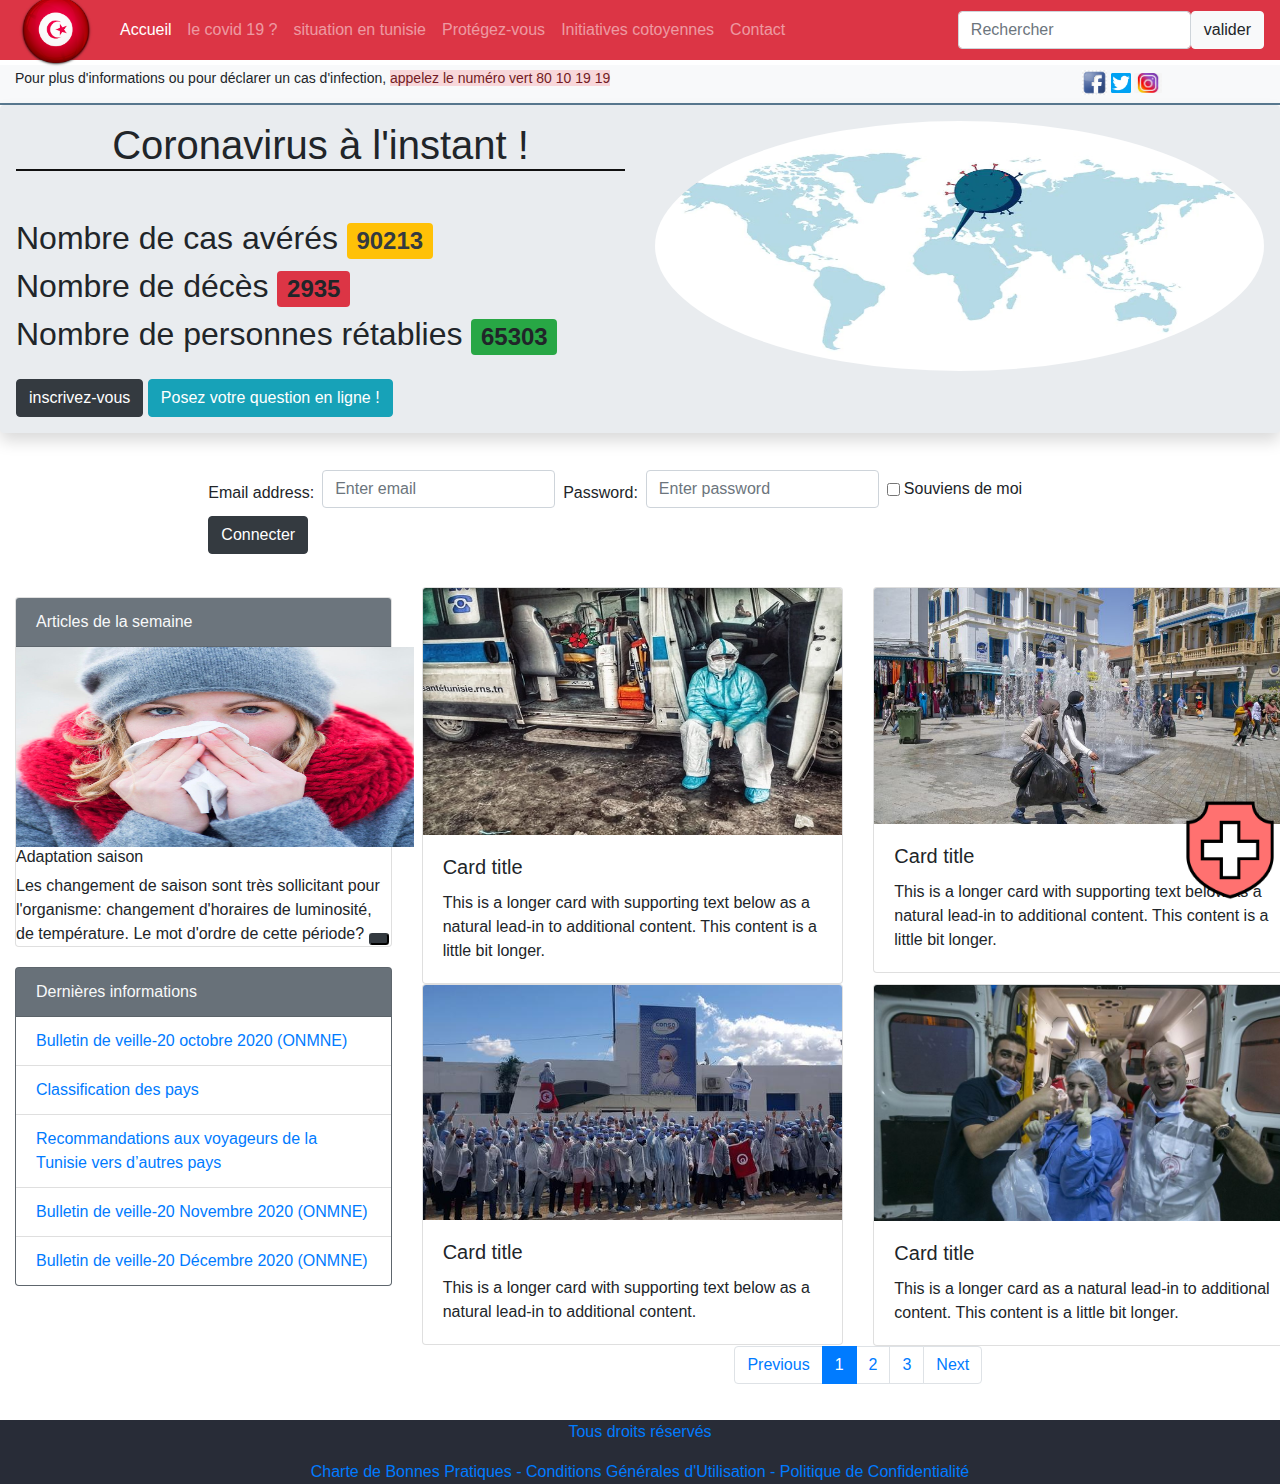
<file: index.html>
<!DOCTYPE html>
<html>
<head>
	  <title>Accueil</title>
	  <meta charset="utf-8">
	   <meta name="viewport" content="width=device-width, initial-scale=1">
  <link rel="stylesheet" href="https://maxcdn.bootstrapcdn.com/bootstrap/4.5.2/css/bootstrap.min.css">
  <link rel="stylesheet" href="https://use.fontawesome.com/releases/v5.7.0/css/all.css" integrity="sha384-lZN37f5QGtY3VHgisS14W3ExzMWZxybE1SJSEsQp9S+oqd12jhcu+A56Ebc1zFSJ" crossorigin="anonymous">
  <script src="https://ajax.googleapis.com/ajax/libs/jquery/3.5.1/jquery.min.js"></script>
  
  <!--<script src="https://cdnjs.16.0/umd/popper.min.js"></script>-->
  <script src="https://maxcdn.bootstrapcdn.com/bootstrap/4.5.2/js/bootstrap.min.js"></script>

      <script src="https://maxcdn.bootstrapcdn.com/bootstrap/3.4.0/js/bootstrap.min.js"></script>


	  <link rel="stylesheet" type="text/css" href="style.css">
	  
</head>

<body>

		<header class="container-fluid ">
		<div class="container-fluid">
		<nav class="navbar navbar-expand-md b-dark navbar-dark fixed-top" style="height: 60px;background-color: #dc3545">
	  <a class="navbar-brand" href="#"><img src="img/logo2.png" class="rounded-circle" height="80px"  width="80px"></a>
	  <button class="navbar-toggler" type="button" data-toggle="collapse" data-target="#collapsibleNav">
	    <span class="navbar-toggler-icon"></span>
	  </button>
	  <div class="collapse navbar-collapse" id="collapsibleNav">
	    <ul class="navbar-nav">
	      <li class="nav-item">
	        <a class="nav-link active" href="#">Accueil</a>
	      </li>
	      <li class="nav-item">
	        <a class="nav-link" href="lecovid19.html">le covid 19 ?</a>
	      </li>
	      <li class="nav-item">
	        <a class="nav-link" href="situation.html">situation en tunisie</a>
	      </li>    
	      <li class="nav-item">
	        <a class="nav-link" href="protege.html">Protégez-vous</a>
	      </li>   
	      <li class="nav-item">
	        <a class="nav-link" href="#">Initiatives cotoyennes</a>
	      </li>   
	      <li class="nav-item">
	        <a class="nav-link" href="contact.html">Contact</a>
	      </li>   
	    </ul>
	  </div>  

				  <form  class="form-inline">
				    <input id="search" class="form-control " type="text" placeholder="Rechercher">
				    <input class="btn btn-light" type="submit" id="validersearch" value="valider">
			     </form> 

	</nav>
	</div>

	<div id="menubar" class="row">
			<p class="col-10">Pour plus d'informations ou pour déclarer un cas d'infection, <span class="alert-danger">appelez le numéro vert  80 10 19 19 </span><em class="fas fa-phone"></em> </p>	
			<div class="col-2">
			<a href="#"><img src="img/fb.jpg" height="25px"> </a>
			<a href="#"><img src="img/twit.png" height="20px" ></a>
			<a href="#"><img src="img/inst.jpg" height="20px" ></a>
			</div>
		</div>

		</header>

		<div>
			<section class="jumbotron shadow p-3  rounded">
					<article class="row " >
						<div class="col-6 ">
						<h1 class="mb-5 text-center">Coronavirus à l'instant !</h1>

						<h2>Nombre de cas avérés <span class="badge bg-warning text-dark"> 90213 </span></h2>
						<h2>Nombre de décès  <span class="badge bg-danger">2935</span> </h2>
						<h2>Nombre de personnes rétablies  <span class="badge bg-success">65303</span></h2>

						<div class="mt-4">
						<button class="btn btn-dark ">inscrivez-vous <span class="fas fa-pencil-alt	"></span></button>
						<button class="btn btn-info ">Posez votre question en ligne ! <span class="fas fa-tasks"></span></button>
							
						</div>
					
						</div>
						<img class="col-6 rounded-circle img-fluid " id="imgtete" src="img/header.webp" />
					</article>
					
			</section>
			<section>
				<div class="row">
					<div id="log" class="col-8 offset-2" style="padding: 5px">

						<form class="form-inline" action="">
						  <label for="email" class="mr-sm-2"><span class="group"></span>Email address:</label>
						  <input type="email" class="form-control mb-2 mr-sm-2" placeholder="Enter email" id="email">
						  <label for="pwd" class="mr-sm-2">Password:</label>
						  <input type="password" class="form-control mb-2 mr-sm-2" placeholder="Enter password" minlength="8" id="pwd">
						  <div class="form-check mb-2 mr-sm-2">
						    <label class="form-check-label">
						      <input class="form-check-input" type="checkbox"> Souviens de moi
						    </label>
						  </div>
						  <button type="submit" id="cnx" class="btn btn-dark mb-2">Connecter</button>



						  <div class="modal" tabindex="-1" id="erreur" role="dialog" >
								  <div class="modal-dialog" role="document">
								    <div class="modal-content">
								      <div class="modal-header">
								        <h5 class="modal-title">Erreur</h5>
								        <button type="button" class="close" data-dismiss="modal" aria-label="Close">
								          <span aria-hidden="true">&times;</span>
								        </button>
								      </div>
								      <div class="modal-body">
								        <div class="alert alert-warning alert-dismissible fade show" role="alert">
										  <strong>Erreur</strong> Vous-devez verifier votre login/mot de passe .
										  
										</div>
								      </div>
								      
								    </div>
								  </div>
								</div>
						  
						</form>
						
					</div>
				</div>
			</section>

			<section class="row">
					<div class="col-4">
							<aside >
								<div class="card  ">
								<div class="card-header bg-secondary text-light fa fa-star">
								Articles de la semaine
							</div>

								<img src="img/side1.jpeg" height="200px" width="398px">
								<h6>Adaptation saison</h6>
								<p class="card-text ">

									Les changement de saison sont très sollicitant pour l'organisme: changement d'horaires de luminosité, de température. Le mot d'ordre de cette période? 
									<button class="btn-sm btn-dark "><small class="fa fa-plus"></small></button>
								</p>
	      							</div>
							</aside>

							<aside >
      							<div class="card bg-secondary " >
								  <div class="card-header text-light fas fa-book-open	 ">
								   
								    Dernières informations
								  </div>
								  <ul class="list-group  list-group-flush">
								    <li class="list-group-item"><a href="">Bulletin de veille-20 octobre 2020 (ONMNE)</a></li>
								    <li class="list-group-item"><a href="">Classification des pays</a> </li>
								    <li class="list-group-item"><a href="">Recommandations aux voyageurs de la Tunisie vers d’autres pays</a></li>
								    <li class="list-group-item"><a href="">Bulletin de veille-20 Novembre 2020 (ONMNE)</a></li>
								    <li class="list-group-item"><a href="">Bulletin de veille-20 Décembre 2020 (ONMNE)</a></li>
								  </ul>
								</div>
															
						</aside>
					</div>
				
				


					<div class="col-8">
					<div class="row">
						<div class="row row-cols-1 row-cols-md-2 g-4">
								  <div class="col">
								    <div class="card">
								      <img src="img/img7.jpg" class="card-img-top" alt="...">
								      <div class="card-body">
								        <h5 class="card-title">Card title</h5>
								        <p class="card-text">This is a longer card with supporting text below as a natural lead-in to additional content. This content is a little bit longer.</p>
								      </div>
								    </div>
								  </div>
								  <div class="col">
								    <div class="card">
								      <img src="img/img2.jpg" class="card-img-top" alt="...">
								      <div class="card-body">
								        <h5 class="card-title">Card title</h5>
								        <p class="card-text">This is a longer card with supporting text below as a natural lead-in to additional content. This content is a little bit longer.</p>
								      </div>
								    </div>
								  </div>
								  <div class="col">
								    <div class="card">
								      <img src="img/img3.jpeg" class="card-img-top" alt="...">
								      <div class="card-body">
								        <h5 class="card-title">Card title</h5>
								        <p class="card-text">This is a longer card with supporting text below as a natural lead-in to additional content.</p>
								      </div>
								    </div>
								  </div>
								  <div class="col">
								    <div class="card">
								      <img src="img/img1.jpg" class="card-img-top" alt="...">
								      <div class="card-body">
								        <h5 class="card-title">Card title</h5>
								        <p class="card-text">This is a longer card as a natural lead-in to additional content. This content is a little bit longer.</p>
								      </div>
								    </div>
								  </div>
								</div>
					
				</div>
									<div style="display: flex;justify-content: center;">
						
										<ul class="pagination">
										  <li class="page-item"><a class="page-link" href="#">Previous</a></li>
										  <li class="page-item active"><a class="page-link" href="#">1</a></li>
										  <li class="page-item"><a class="page-link" href="#">2</a></li>
										  <li class="page-item"><a class="page-link" href="#">3</a></li>
										  <li class="page-item"><a class="page-link" href="#">Next</a></li>
										</ul>
									</div>
			</section>

		</div>
				

				</div>


							<div > <!-- test -->
					
					
					<a href=""  data-toggle="modal" data-target="#exampleModal">  <img class="img-rounded img-responsive" src="img/test2.png" style="position: fixed;bottom: 0px;right: 0px;  width: 100px;"></a>
				</div>


							<!-- Modal -->
							<div class="modal fade" id="exampleModal" tabindex="-1" role="dialog" aria-labelledby="exampleModalLabel" aria-hidden="true">
							  <div class="modal-dialog" role="document">
							    <div class="modal-content">
							      <div class="modal-header">
							        <h5 class="modal-title" id="exampleModalLabel">Voulez-Vous passer un test ?</h5>
							        <button type="button" class="close" data-dismiss="modal" aria-label="Close">
							          <span aria-hidden="true"></span>
							        </button>
							      </div>
							      <div class="modal-body">
							        			

													<form  id="f1">
													  <div class="form-group">
													    <label for="email">Email address</label>
													    <input type="text" class="form-control"  id="eml" placeholder="name@example.com" >
													    <p class="alert-warning" id="err" style="display: none"> Vous devez saisir un email valide </p>
													  </div>
														
													  	<div class="alert alert-warning text-center">
														  <strong>Merci de cocher les bonnes réponses</strong> 
														</div>
													  <div class="form-group"> <!-- question 1 -->
													    <label for="exampleFormControlTextarea1">Maux de téte ?</label>
													    <div class="form-check form-check-inline">
															  <input class="form-check-input" type="radio" name="q1" id="inlineRadio1" value="oui">
															  <label class="form-check-label" for="inlineRadio1">oui</label>
															</div>
															<div class="form-check form-check-inline">
															  <input class="form-check-input" type="radio" name="q1" id="inlineRadio2" value="non">
															  <label class="form-check-label" for="inlineRadio2">non</label>
															</div>
													  </div>
													  <div class="form-group"> <!-- question 2 -->
													    <label for="exampleFormControlTextarea1">Maux du gorge ou toux sèche ?</label>
													    <div class="form-check form-check-inline">
															  <input class="form-check-input" type="radio" name="q2" id="inlineRadio3" value="oui">
															  <label class="form-check-label" for="inlineRadio3">oui</label>
															</div>
															<div class="form-check form-check-inline">
															  <input class="form-check-input" type="radio" name="q2" id="inlineRadio4" value="non">
															  <label class="form-check-label" for="inlineRadio4">non</label>
															</div>
													  </div>
													  <div class="form-group"> <!-- question 3 -->
													    <label for="exampleFormControlTextarea1">Fiévre ?</label>
													    <div class="form-check form-check-inline">
															  <input class="form-check-input" type="radio" name="q3" id="inlineRadio5" value="oui">
															  <label class="form-check-label" for="inlineRadio5">oui</label>
															</div>
															<div class="form-check form-check-inline">
															  <input class="form-check-input" type="radio" name="q3" id="inlineRadio6" value="non">
															  <label class="form-check-label" for="inlineRadio6">non</label>
															</div>
													  </div>
													  <div class="form-group"> <!-- question 4 -->
													    <label for="exampleFormControlTextarea1">Difficultés respiratoires ?</label>
													    <div class="form-check form-check-inline">
															  <input class="form-check-input" type="radio" name="q4" id="inlineRadio7" value="oui">
															  <label class="form-check-label" for="inlineRadio7">oui</label>
															</div>
															<div class="form-check form-check-inline">
															  <input class="form-check-input" type="radio" name="q4" id="inlineRadio8" value="non">
															  <label class="form-check-label" for="inlineRadio8">non</label>
															</div>
													  </div>


													</form>

													<div class="progress"> <!-- progressbar-->
												  <div id="neg" class="progress-bar bg-success" aria-valuemax="100" style="width:0%">
												    Négative
												  </div>
												  <div id="petre" class="progress-bar bg-warning" aria-valuemax="100" style="width:100%">
												    Peut-étre
												  </div>
												  <div id="pstv" class="progress-bar bg-danger" aria-valuemax="100" style="width:0%">
												    Positive
												  </div>
												</div><!-- progressbar-->

												<span id="resultat" class="alert alert-warning" style="display: none"> Il est recommandé de consulter un médecin</span>

							      </div> <!-- modal-body-->
							      <div class="modal-footer">
							        <button type="reset"  class="btn btn-secondary" data-dismiss="modal">Quitter</button>
							        <button type="reset" id="init" class="btn btn-primary">refaire le test</button>
							      </div>
							    </div>
							  </div>
							</div>
		

		<footer class="text-center">
			<p><a href="#">Tous droits réservés</a></p>
			<a href="">Charte de Bonnes Pratiques - </a>
			<a href="">Conditions Générales d'Utilisation - </a>
			<a href="">Politique de Confidentialité</a>
		</footer>

		
</body>

<script >
	


		var s=$('#search');
		var mail=$('#email');
		var log=$('#pwd');

		$("#validersearch").click(function (e) {
			if (s.val()=='')
			{e.preventDefault()
				
				s.prop('placeholder','veuillez saisir votre recherche');
				s.css("background-color",'#f7838c');
				
				
			}
		})

		$("#cnx").click(function (a) {
			if((mail.val()=='')||(pwd.val()=='')) 
			{a.preventDefault();
				console.log("input vide ");
				$('#erreur').modal('show')
			}
				


			
		})
	
</script>

<script>

					/*function isEmail(email) {
					  var regex = /^[a-zA-Z0-9._-]+@[a-zA-Z0-9.-]+\.[a-zA-Z]$/i;
					  if (regex.test(email)) {
					  	console.log("ismail");
					  } 
					  else
					  	console.log("non");
					}*/
				
			var m= $("#eml").val();
			var regex = /^[a-zA-Z0-9._-]+@[a-zA-Z0-9.-]+\.[a-zA-Z]{2,4}$/i;

				$(document).ready(function(){

					$("input[type='radio']").prop("disabled",true);

					$("#eml").keyup(function(){
						
						if (regex.test($("#eml").val())) {
					  	console.log("mail ok");
					  	$("input[name='q1']").prop("disabled",false);
					  	$("#err").css("display","none");

					  } 
					  else
					  	{console.log($("#eml").val());
					  		$("#err").css("display","block");

					  
					  	
					  }
					
				});
				
					

				});
				
				var reponse1 = null;
				var reponse2 = null;
				var reponse3 = null;
				var reponse4 = null;
					$("input[name='q1']").click(function() {
					    reponse1 = this.value;
					    //$(this).prop("disabled", true);
					    $("input[name='q1']").prop("disabled", true);
					    $("input[name='q2']").prop("disabled", false);


					    if (reponse1=='oui'){
					    		$("#neg").css('width','0%');
					    		$("#petre").css('width','+=500');
					    		$("#pstv").css('width','+=500');
					    			console.log("positive= "+$("#pstv").css("width"));
					    console.log("negative= "+$("#neg").css("width"));

					    }
					    else if (reponse1=='non') {
					    		$("#neg").css('width','+=500');
					    	//	$("#petre").css('width','-=100');
					    		$("#pstv").css('width','0%'); 

					    		console.log("positive= "+$("#pstv").css("width"));
					    console.log("negative= "+$("#neg").css("width"));
					    	}

					});

					$("input[name='q2']").click(function() {
					    reponse2 = this.value;
					    $("input[name='q2']").prop("disabled", true);
					    $("input[name='q3']").prop("disabled", false);
					    if (reponse2=='oui' && reponse1=='oui'){

					    		$("#neg").css('width','0');
					    		$("#petre").css('width','+=0');
					    		$("#pstv").css('width','+=100');
					    		
					    		console.log("positive= "+$("#pstv").css("width"));
					    console.log("negative= "+$("#neg").css("width"));
					    

					    }
					    else if (reponse2=='non' && reponse1=='oui') {
					    		$("#neg").css('width','+=100');
					    		$("#petre").css('width','-=100');
					    		$("#pstv").css('width','+=0');

					    		console.log("positive= "+$("#pstv").css("width"));
					    console.log("negative= "+$("#neg").css("width"));
					    	
					    }

					    else if (reponse2=='oui' && reponse1=='non'){
					    		$("#neg").css('width','+=100');
					    		$("#petre").css('width','-=000');
					    		$("#pstv").css('width','+=100');

					    		console.log("positive= "+$("#pstv").css("width"));
					    console.log("negative= "+$("#neg").css("width"));

					    }

					});
					
					$("input[name='q3']").click(function() {
					    reponse3 = this.value;
					     $("input[name='q3']").prop("disabled", true);
					    $("input[name='q4']").prop("disabled", false);
					    
					    if (reponse3=='oui'){

					    		$("#neg").css('width','+=0');
					    		$("#petre").css('width','-=100');
					    		$("#pstv").css('width','+=100');
console.log("positive= "+$("#pstv").css("width"));
					    console.log("negative= "+$("#neg").css("width"));
					    		

					    }
					    else if (reponse3=='non') {
					    		$("#neg").css('width','+=100');
					    		$("#petre").css('width','-=0');
					    		$("#pstv").css('width','-=100');

console.log("positive= "+$("#pstv").css("width"));
					    console.log("negative= "+$("#neg").css("width"));
					    }


					});


					$("input[name='q4']").click(function() {
					    reponse4 = this.value;
					     $("input[name='q4']").prop("disabled", true);
					    
					    console.log("positive= "+$("#pstv").css("width"));
					    console.log("negative= "+$("#neg").css("width"));
					    
					    if (reponse4=='oui'){

					    		$("#neg").css('width','-=100');
					    		$("#petre").css('width','-=0');
					    		$("#pstv").css('width','+=100');

					    		console.log("positive= "+$("#pstv").css("width"));
					    console.log("negative= "+$("#neg").css("width"));

					    }
					    else if (reponse4=='non') {
					    		$("#neg").css('width','+=100');
					    		$("#petre").css('width','+=100');
					    		$("#pstv").css('width','-=100');

					    		console.log("positive= "+$("#pstv").css("width"));
					    console.log("negative= "+$("#neg").css("width"));


					    }
						if ($("#pstv").css("width") > $("#neg").css("width") )
					 {
					 	$("#resultat").css("display","block");
					 }

					});

					 $("#init").click(function () {
					 	$("#eml").val("");
					 	$("input[type=radio]").prop("disabled", true);
					 	$("input[type=radio]").prop("checked", false);
					 	$("#resultat").css("display","none");

					 	$("#neg").css('width','0%');
					    $("#petre").css('width','100%');
					    $("#pstv").css('width','0');
					 })
					 
					 

			
					

					

					

</script>

</html>
</file>
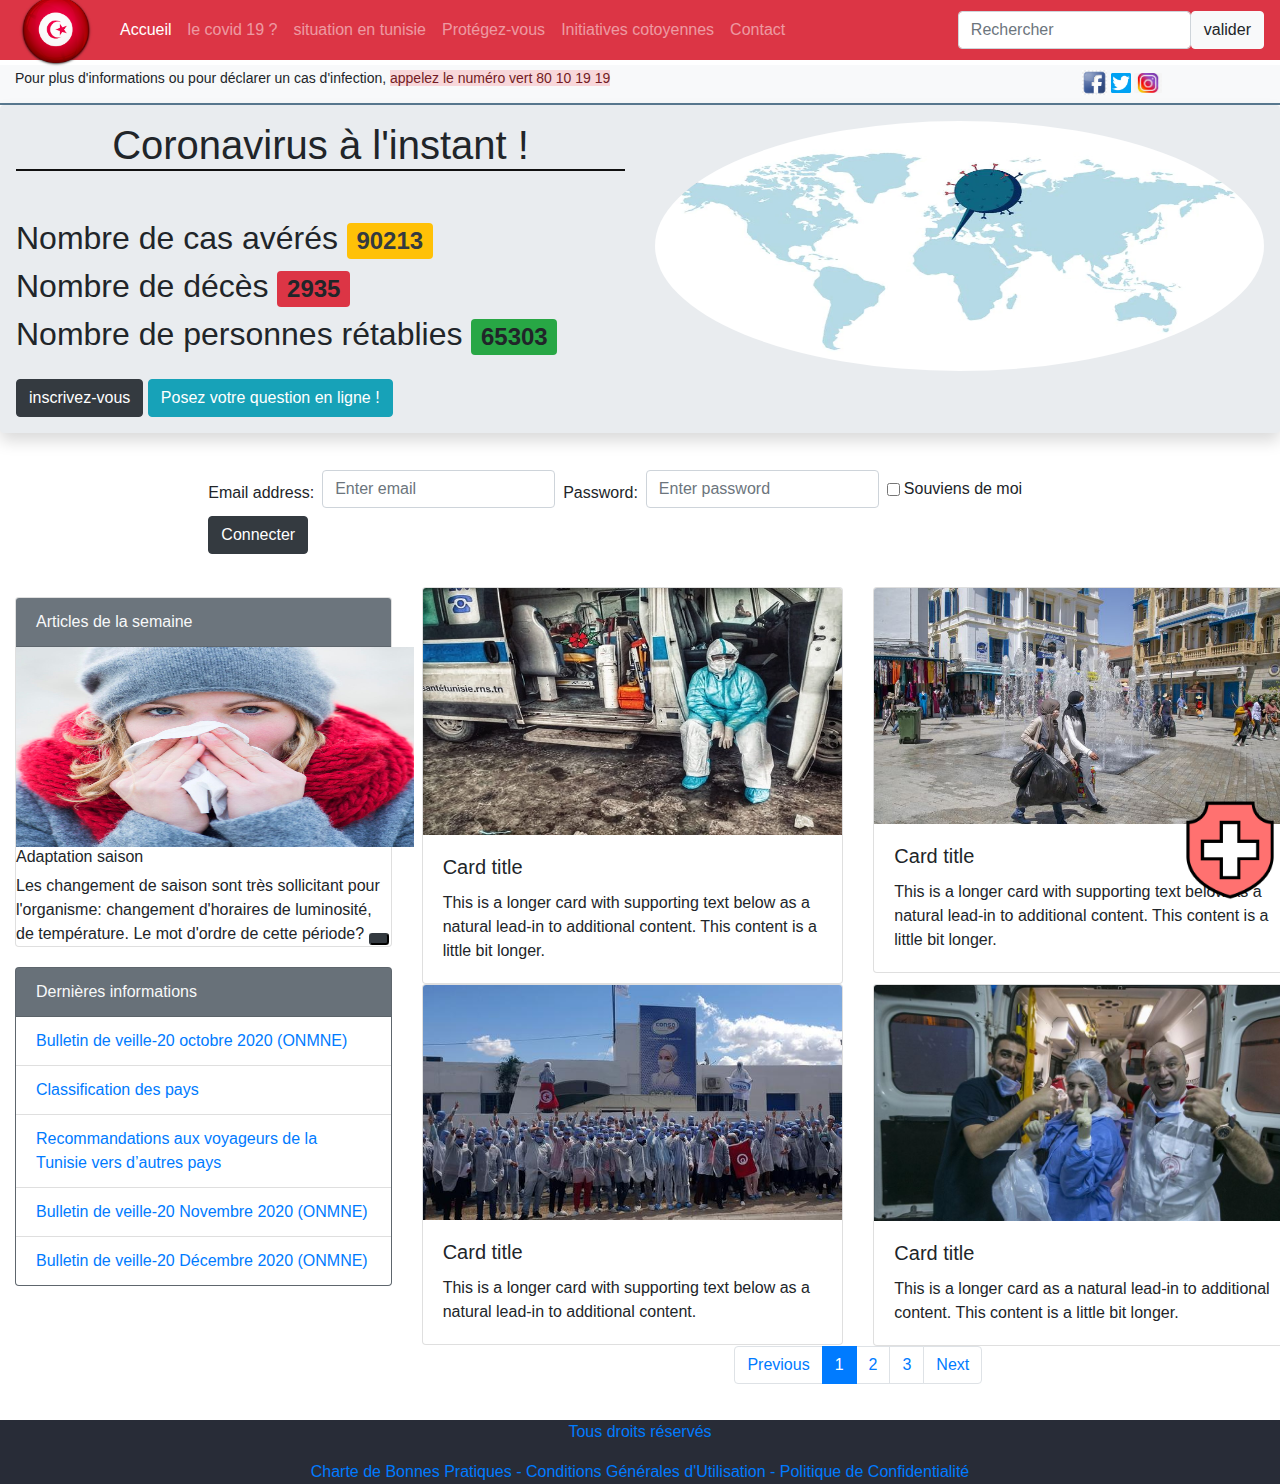
<file: accueil.html>
<!DOCTYPE html>
<html>
<head>
	  <title>Accueil</title>
	  <meta charset="utf-8">
	   <meta name="viewport" content="width=device-width, initial-scale=1">
  <link rel="stylesheet" href="https://maxcdn.bootstrapcdn.com/bootstrap/4.5.2/css/bootstrap.min.css">
  <link rel="stylesheet" href="https://use.fontawesome.com/releases/v5.7.0/css/all.css" integrity="sha384-lZN37f5QGtY3VHgisS14W3ExzMWZxybE1SJSEsQp9S+oqd12jhcu+A56Ebc1zFSJ" crossorigin="anonymous">
  <script src="https://ajax.googleapis.com/ajax/libs/jquery/3.5.1/jquery.min.js"></script>
  
  <!--<script src="https://cdnjs.16.0/umd/popper.min.js"></script>-->
  <script src="https://maxcdn.bootstrapcdn.com/bootstrap/4.5.2/js/bootstrap.min.js"></script>

      <script src="https://maxcdn.bootstrapcdn.com/bootstrap/3.4.0/js/bootstrap.min.js"></script>


	  <link rel="stylesheet" type="text/css" href="style.css">
	  
</head>

<body>

		<header class="container-fluid ">
		<div class="container-fluid">
		<nav class="navbar navbar-expand-md b-dark navbar-dark fixed-top" style="height: 60px;background-color: #dc3545">
	  <a class="navbar-brand" href="#"><img src="img/logo2.png" class="rounded-circle" height="80px"  width="80px"></a>
	  <button class="navbar-toggler" type="button" data-toggle="collapse" data-target="#collapsibleNav">
	    <span class="navbar-toggler-icon"></span>
	  </button>
	  <div class="collapse navbar-collapse" id="collapsibleNav">
	    <ul class="navbar-nav">
	      <li class="nav-item">
	        <a class="nav-link active" href="#">Accueil</a>
	      </li>
	      <li class="nav-item">
	        <a class="nav-link" href="lecovid19.html">le covid 19 ?</a>
	      </li>
	      <li class="nav-item">
	        <a class="nav-link" href="situation.html">situation en tunisie</a>
	      </li>    
	      <li class="nav-item">
	        <a class="nav-link" href="protege.html">Protégez-vous</a>
	      </li>   
	      <li class="nav-item">
	        <a class="nav-link" href="#">Initiatives cotoyennes</a>
	      </li>   
	      <li class="nav-item">
	        <a class="nav-link" href="contact.html">Contact</a>
	      </li>   
	    </ul>
	  </div>  

				  <form  class="form-inline">
				    <input id="search" class="form-control " type="text" placeholder="Rechercher">
				    <input class="btn btn-light" type="submit" id="validersearch" value="valider">
			     </form> 

	</nav>
	</div>

	<div id="menubar" class="row">
			<p class="col-10">Pour plus d'informations ou pour déclarer un cas d'infection, <span class="alert-danger">appelez le numéro vert  80 10 19 19 </span><em class="fas fa-phone"></em> </p>	
			<div class="col-2">
			<a href="#"><img src="img/fb.jpg" height="25px"> </a>
			<a href="#"><img src="img/twit.png" height="20px" ></a>
			<a href="#"><img src="img/inst.jpg" height="20px" ></a>
			</div>
		</div>

		</header>

		<div>
			<section class="jumbotron shadow p-3  rounded">
					<article class="row " >
						<div class="col-6 ">
						<h1 class="mb-5 text-center">Coronavirus à l'instant !</h1>

						<h2>Nombre de cas avérés <span class="badge bg-warning text-dark"> 90213 </span></h2>
						<h2>Nombre de décès  <span class="badge bg-danger">2935</span> </h2>
						<h2>Nombre de personnes rétablies  <span class="badge bg-success">65303</span></h2>

						<div class="mt-4">
						<button class="btn btn-dark ">inscrivez-vous <span class="fas fa-pencil-alt	"></span></button>
						<button class="btn btn-info ">Posez votre question en ligne ! <span class="fas fa-tasks"></span></button>
							
						</div>
					
						</div>
						<img class="col-6 rounded-circle img-fluid " id="imgtete" src="img/header.webp" />
					</article>
					
			</section>
			<section>
				<div class="row">
					<div id="log" class="col-8 offset-2" style="padding: 5px">

						<form class="form-inline" action="">
						  <label for="email" class="mr-sm-2"><span class="group"></span>Email address:</label>
						  <input type="email" class="form-control mb-2 mr-sm-2" placeholder="Enter email" id="email">
						  <label for="pwd" class="mr-sm-2">Password:</label>
						  <input type="password" class="form-control mb-2 mr-sm-2" placeholder="Enter password" minlength="8" id="pwd">
						  <div class="form-check mb-2 mr-sm-2">
						    <label class="form-check-label">
						      <input class="form-check-input" type="checkbox"> Souviens de moi
						    </label>
						  </div>
						  <button type="submit" id="cnx" class="btn btn-dark mb-2">Connecter</button>



						  <div class="modal" tabindex="-1" id="erreur" role="dialog" >
								  <div class="modal-dialog" role="document">
								    <div class="modal-content">
								      <div class="modal-header">
								        <h5 class="modal-title">Erreur</h5>
								        <button type="button" class="close" data-dismiss="modal" aria-label="Close">
								          <span aria-hidden="true">&times;</span>
								        </button>
								      </div>
								      <div class="modal-body">
								        <div class="alert alert-warning alert-dismissible fade show" role="alert">
										  <strong>Erreur</strong> Vous-devez verifier votre login/mot de passe .
										  
										</div>
								      </div>
								      
								    </div>
								  </div>
								</div>
						  
						</form>
						
					</div>
				</div>
			</section>

			<section class="row">
					<div class="col-4">
							<aside >
								<div class="card  ">
								<div class="card-header bg-secondary text-light fa fa-star">
								Articles de la semaine
							</div>

								<img src="img/side1.jpeg" height="200px" width="398px">
								<h6>Adaptation saison</h6>
								<p class="card-text ">

									Les changement de saison sont très sollicitant pour l'organisme: changement d'horaires de luminosité, de température. Le mot d'ordre de cette période? 
									<button class="btn-sm btn-dark "><small class="fa fa-plus"></small></button>
								</p>
	      							</div>
							</aside>

							<aside >
      							<div class="card bg-secondary " >
								  <div class="card-header text-light fas fa-book-open	 ">
								   
								    Dernières informations
								  </div>
								  <ul class="list-group  list-group-flush">
								    <li class="list-group-item"><a href="">Bulletin de veille-20 octobre 2020 (ONMNE)</a></li>
								    <li class="list-group-item"><a href="">Classification des pays</a> </li>
								    <li class="list-group-item"><a href="">Recommandations aux voyageurs de la Tunisie vers d’autres pays</a></li>
								    <li class="list-group-item"><a href="">Bulletin de veille-20 Novembre 2020 (ONMNE)</a></li>
								    <li class="list-group-item"><a href="">Bulletin de veille-20 Décembre 2020 (ONMNE)</a></li>
								  </ul>
								</div>
															
						</aside>
					</div>
				
				


					<div class="col-8">
					<div class="row">
						<div class="row row-cols-1 row-cols-md-2 g-4">
								  <div class="col">
								    <div class="card">
								      <img src="img/img7.jpg" class="card-img-top" alt="...">
								      <div class="card-body">
								        <h5 class="card-title">Card title</h5>
								        <p class="card-text">This is a longer card with supporting text below as a natural lead-in to additional content. This content is a little bit longer.</p>
								      </div>
								    </div>
								  </div>
								  <div class="col">
								    <div class="card">
								      <img src="img/img2.jpg" class="card-img-top" alt="...">
								      <div class="card-body">
								        <h5 class="card-title">Card title</h5>
								        <p class="card-text">This is a longer card with supporting text below as a natural lead-in to additional content. This content is a little bit longer.</p>
								      </div>
								    </div>
								  </div>
								  <div class="col">
								    <div class="card">
								      <img src="img/img3.jpeg" class="card-img-top" alt="...">
								      <div class="card-body">
								        <h5 class="card-title">Card title</h5>
								        <p class="card-text">This is a longer card with supporting text below as a natural lead-in to additional content.</p>
								      </div>
								    </div>
								  </div>
								  <div class="col">
								    <div class="card">
								      <img src="img/img1.jpg" class="card-img-top" alt="...">
								      <div class="card-body">
								        <h5 class="card-title">Card title</h5>
								        <p class="card-text">This is a longer card as a natural lead-in to additional content. This content is a little bit longer.</p>
								      </div>
								    </div>
								  </div>
								</div>
					
				</div>
									<div style="display: flex;justify-content: center;">
						
										<ul class="pagination">
										  <li class="page-item"><a class="page-link" href="#">Previous</a></li>
										  <li class="page-item active"><a class="page-link" href="#">1</a></li>
										  <li class="page-item"><a class="page-link" href="#">2</a></li>
										  <li class="page-item"><a class="page-link" href="#">3</a></li>
										  <li class="page-item"><a class="page-link" href="#">Next</a></li>
										</ul>
									</div>
			</section>

		</div>
				

				</div>


							<div > <!-- test -->
					
					
					<a href=""  data-toggle="modal" data-target="#exampleModal">  <img class="img-rounded img-responsive" src="img/test2.png" style="position: fixed;bottom: 0px;right: 0px;  width: 100px;"></a>
				</div>


							<!-- Modal -->
							<div class="modal fade" id="exampleModal" tabindex="-1" role="dialog" aria-labelledby="exampleModalLabel" aria-hidden="true">
							  <div class="modal-dialog" role="document">
							    <div class="modal-content">
							      <div class="modal-header">
							        <h5 class="modal-title" id="exampleModalLabel">Voulez-Vous passer un test ?</h5>
							        <button type="button" class="close" data-dismiss="modal" aria-label="Close">
							          <span aria-hidden="true"></span>
							        </button>
							      </div>
							      <div class="modal-body">
							        			

													<form  id="f1">
													  <div class="form-group">
													    <label for="email">Email address</label>
													    <input type="text" class="form-control"  id="eml" placeholder="name@example.com" >
													    <p class="alert-warning" id="err" style="display: none"> Vous devez saisir un email valide </p>
													  </div>
														
													  	<div class="alert alert-warning text-center">
														  <strong>Merci de cocher les bonnes réponses</strong> 
														</div>
													  <div class="form-group"> <!-- question 1 -->
													    <label for="exampleFormControlTextarea1">Maux de téte ?</label>
													    <div class="form-check form-check-inline">
															  <input class="form-check-input" type="radio" name="q1" id="inlineRadio1" value="oui">
															  <label class="form-check-label" for="inlineRadio1">oui</label>
															</div>
															<div class="form-check form-check-inline">
															  <input class="form-check-input" type="radio" name="q1" id="inlineRadio2" value="non">
															  <label class="form-check-label" for="inlineRadio2">non</label>
															</div>
													  </div>
													  <div class="form-group"> <!-- question 2 -->
													    <label for="exampleFormControlTextarea1">Maux du gorge ou toux sèche ?</label>
													    <div class="form-check form-check-inline">
															  <input class="form-check-input" type="radio" name="q2" id="inlineRadio3" value="oui">
															  <label class="form-check-label" for="inlineRadio3">oui</label>
															</div>
															<div class="form-check form-check-inline">
															  <input class="form-check-input" type="radio" name="q2" id="inlineRadio4" value="non">
															  <label class="form-check-label" for="inlineRadio4">non</label>
															</div>
													  </div>
													  <div class="form-group"> <!-- question 3 -->
													    <label for="exampleFormControlTextarea1">Fiévre ?</label>
													    <div class="form-check form-check-inline">
															  <input class="form-check-input" type="radio" name="q3" id="inlineRadio5" value="oui">
															  <label class="form-check-label" for="inlineRadio5">oui</label>
															</div>
															<div class="form-check form-check-inline">
															  <input class="form-check-input" type="radio" name="q3" id="inlineRadio6" value="non">
															  <label class="form-check-label" for="inlineRadio6">non</label>
															</div>
													  </div>
													  <div class="form-group"> <!-- question 4 -->
													    <label for="exampleFormControlTextarea1">Difficultés respiratoires ?</label>
													    <div class="form-check form-check-inline">
															  <input class="form-check-input" type="radio" name="q4" id="inlineRadio7" value="oui">
															  <label class="form-check-label" for="inlineRadio7">oui</label>
															</div>
															<div class="form-check form-check-inline">
															  <input class="form-check-input" type="radio" name="q4" id="inlineRadio8" value="non">
															  <label class="form-check-label" for="inlineRadio8">non</label>
															</div>
													  </div>


													</form>

													<div class="progress"> <!-- progressbar-->
												  <div id="neg" class="progress-bar bg-success" aria-valuemax="100" style="width:0%">
												    Négative
												  </div>
												  <div id="petre" class="progress-bar bg-warning" aria-valuemax="100" style="width:100%">
												    Peut-étre
												  </div>
												  <div id="pstv" class="progress-bar bg-danger" aria-valuemax="100" style="width:0%">
												    Positive
												  </div>
												</div><!-- progressbar-->

												<span id="resultat" class="alert alert-warning" style="display: none"> Il est recommandé de consulter un médecin</span>

							      </div> <!-- modal-body-->
							      <div class="modal-footer">
							        <button type="reset"  class="btn btn-secondary" data-dismiss="modal">Quitter</button>
							        <button type="reset" id="init" class="btn btn-primary">refaire le test</button>
							      </div>
							    </div>
							  </div>
							</div>
		

		<footer class="text-center">
			<p><a href="#">Tous droits réservés</a></p>
			<a href="">Charte de Bonnes Pratiques - </a>
			<a href="">Conditions Générales d'Utilisation - </a>
			<a href="">Politique de Confidentialité</a>
		</footer>

		
</body>

<script >
	


		var s=$('#search');
		var mail=$('#email');
		var log=$('#pwd');

		$("#validersearch").click(function (e) {
			if (s.val()=='')
			{e.preventDefault()
				
				s.prop('placeholder','veuillez saisir votre recherche');
				s.css("background-color",'#f7838c');
				
				
			}
		})

		$("#cnx").click(function (a) {
			if((mail.val()=='')||(pwd.val()=='')) 
			{a.preventDefault();
				console.log("input vide ");
				$('#erreur').modal('show')
			}
				


			
		})
	
</script>

<script>

					/*function isEmail(email) {
					  var regex = /^[a-zA-Z0-9._-]+@[a-zA-Z0-9.-]+\.[a-zA-Z]$/i;
					  if (regex.test(email)) {
					  	console.log("ismail");
					  } 
					  else
					  	console.log("non");
					}*/
				
			var m= $("#eml").val();
			var regex = /^[a-zA-Z0-9._-]+@[a-zA-Z0-9.-]+\.[a-zA-Z]{2,4}$/i;

				$(document).ready(function(){

					$("input[type='radio']").prop("disabled",true);

					$("#eml").keyup(function(){
						
						if (regex.test($("#eml").val())) {
					  	console.log("mail ok");
					  	$("input[name='q1']").prop("disabled",false);
					  	$("#err").css("display","none");

					  } 
					  else
					  	{console.log($("#eml").val());
					  		$("#err").css("display","block");

					  
					  	
					  }
					
				});
				
					

				});
				
				var reponse1 = null;
				var reponse2 = null;
				var reponse3 = null;
				var reponse4 = null;
					$("input[name='q1']").click(function() {
					    reponse1 = this.value;
					    //$(this).prop("disabled", true);
					    $("input[name='q1']").prop("disabled", true);
					    $("input[name='q2']").prop("disabled", false);


					    if (reponse1=='oui'){
					    		$("#neg").css('width','0%');
					    		$("#petre").css('width','+=500');
					    		$("#pstv").css('width','+=500');
					    			console.log("positive= "+$("#pstv").css("width"));
					    console.log("negative= "+$("#neg").css("width"));

					    }
					    else if (reponse1=='non') {
					    		$("#neg").css('width','+=500');
					    	//	$("#petre").css('width','-=100');
					    		$("#pstv").css('width','0%'); 

					    		console.log("positive= "+$("#pstv").css("width"));
					    console.log("negative= "+$("#neg").css("width"));
					    	}

					});

					$("input[name='q2']").click(function() {
					    reponse2 = this.value;
					    $("input[name='q2']").prop("disabled", true);
					    $("input[name='q3']").prop("disabled", false);
					    if (reponse2=='oui' && reponse1=='oui'){

					    		$("#neg").css('width','0');
					    		$("#petre").css('width','+=0');
					    		$("#pstv").css('width','+=100');
					    		
					    		console.log("positive= "+$("#pstv").css("width"));
					    console.log("negative= "+$("#neg").css("width"));
					    

					    }
					    else if (reponse2=='non' && reponse1=='oui') {
					    		$("#neg").css('width','+=100');
					    		$("#petre").css('width','-=100');
					    		$("#pstv").css('width','+=0');

					    		console.log("positive= "+$("#pstv").css("width"));
					    console.log("negative= "+$("#neg").css("width"));
					    	
					    }

					    else if (reponse2=='oui' && reponse1=='non'){
					    		$("#neg").css('width','+=100');
					    		$("#petre").css('width','-=000');
					    		$("#pstv").css('width','+=100');

					    		console.log("positive= "+$("#pstv").css("width"));
					    console.log("negative= "+$("#neg").css("width"));

					    }

					});
					
					$("input[name='q3']").click(function() {
					    reponse3 = this.value;
					     $("input[name='q3']").prop("disabled", true);
					    $("input[name='q4']").prop("disabled", false);
					    
					    if (reponse3=='oui'){

					    		$("#neg").css('width','+=0');
					    		$("#petre").css('width','-=100');
					    		$("#pstv").css('width','+=100');
console.log("positive= "+$("#pstv").css("width"));
					    console.log("negative= "+$("#neg").css("width"));
					    		

					    }
					    else if (reponse3=='non') {
					    		$("#neg").css('width','+=100');
					    		$("#petre").css('width','-=0');
					    		$("#pstv").css('width','-=100');

console.log("positive= "+$("#pstv").css("width"));
					    console.log("negative= "+$("#neg").css("width"));
					    }


					});


					$("input[name='q4']").click(function() {
					    reponse4 = this.value;
					     $("input[name='q4']").prop("disabled", true);
					    
					    console.log("positive= "+$("#pstv").css("width"));
					    console.log("negative= "+$("#neg").css("width"));
					    
					    if (reponse4=='oui'){

					    		$("#neg").css('width','-=100');
					    		$("#petre").css('width','-=0');
					    		$("#pstv").css('width','+=100');

					    		console.log("positive= "+$("#pstv").css("width"));
					    console.log("negative= "+$("#neg").css("width"));

					    }
					    else if (reponse4=='non') {
					    		$("#neg").css('width','+=100');
					    		$("#petre").css('width','+=100');
					    		$("#pstv").css('width','-=100');

					    		console.log("positive= "+$("#pstv").css("width"));
					    console.log("negative= "+$("#neg").css("width"));


					    }
						if ($("#pstv").css("width") > $("#neg").css("width") )
					 {
					 	$("#resultat").css("display","block");
					 }

					});

					 $("#init").click(function () {
					 	$("#eml").val("");
					 	$("input[type=radio]").prop("disabled", true);
					 	$("input[type=radio]").prop("checked", false);
					 	$("#resultat").css("display","none");

					 	$("#neg").css('width','0%');
					    $("#petre").css('width','100%');
					    $("#pstv").css('width','0');
					 })
					 
					 

			
					

					

					

</script>

</html>
</file>
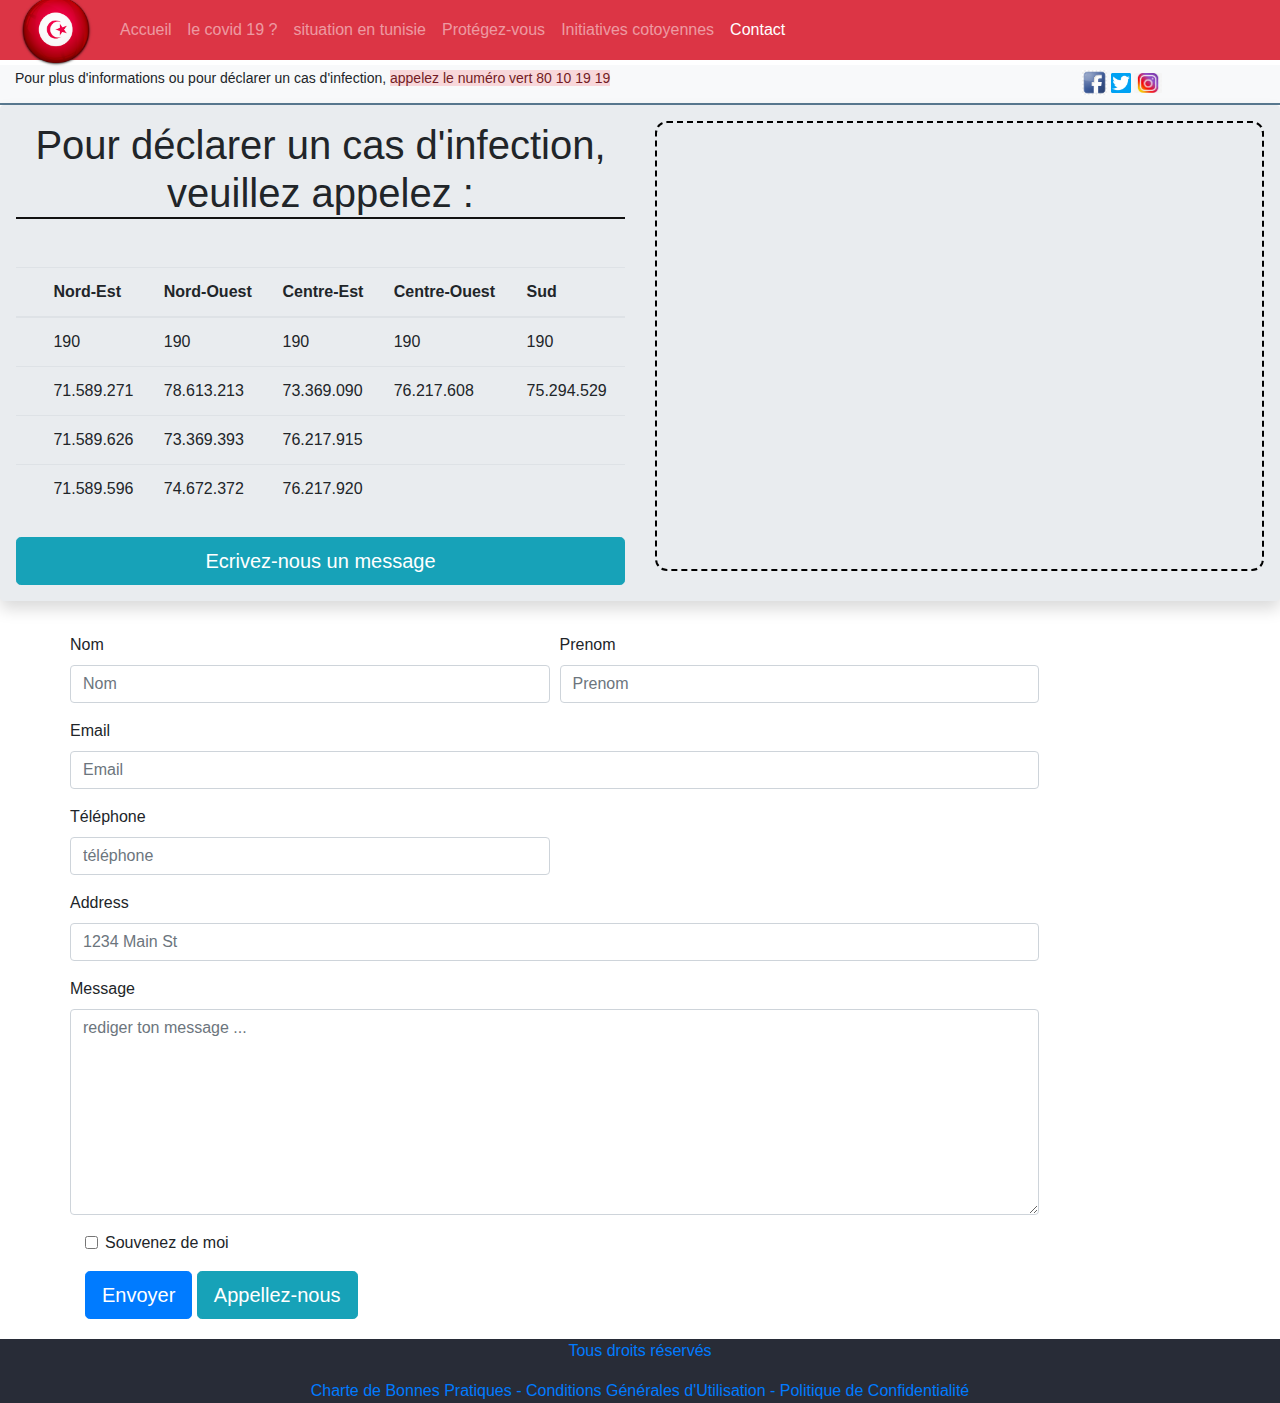
<file: contact.html>
<!DOCTYPE html>
<html>
<head>
	  <title>Contact</title>
	  <meta charset="utf-8">
	   <meta name="viewport" content="width=device-width, initial-scale=1">
  <link rel="stylesheet" href="https://maxcdn.bootstrapcdn.com/bootstrap/4.5.2/css/bootstrap.min.css">
  <link rel="stylesheet" href="https://use.fontawesome.com/releases/v5.7.0/css/all.css" integrity="sha384-lZN37f5QGtY3VHgisS14W3ExzMWZxybE1SJSEsQp9S+oqd12jhcu+A56Ebc1zFSJ" crossorigin="anonymous">
  <script src="https://ajax.googleapis.com/ajax/libs/jquery/3.5.1/jquery.min.js"></script>
  <script src="https://maxcdn.bootstrapcdn.com/bootstrap/4.5.2/js/bootstrap.min.js"></script>

      <script src="https://maxcdn.bootstrapcdn.com/bootstrap/3.4.0/js/bootstrap.min.js"></script>

	  <link rel="stylesheet" type="text/css" href="style.css">
	  
</head>

<body>

		<header class="container-fluid ">
		<div class="container-fluid">
		<nav class="navbar navbar-expand-md navbar-dark fixed-top" style="height: 60px;background-color: #dc3545">
	  <a class="navbar-brand" href="#"><img src="img/logo2.png" class="rounded-circle" height="80px"  width="80px"></a>
	  <button class="navbar-toggler" type="button" data-toggle="collapse" data-target="#collapsibleNav">
	    <span class="navbar-toggler-icon"></span>
	  </button>
	  <div class="collapse navbar-collapse" id="collapsibleNav">
	    <ul class="navbar-nav">
	      <li class="nav-item">
	        <a class="nav-link " href="accueil.html">Accueil</a>
	      </li>
	      <li class="nav-item">
	        <a class="nav-link" href="lecovid19.html">le covid 19 ?</a>
	      </li>
	      <li class="nav-item">
	        <a class="nav-link" href="#">situation en tunisie</a>
	      </li>    
	      <li class="nav-item">
	        <a class="nav-link" href="protege.html">Protégez-vous</a>
	      </li>   
	      <li class="nav-item">
	        <a class="nav-link" href="situation.html">Initiatives cotoyennes</a>
	      </li>   
	      <li class="nav-item">
	        <a class="nav-link active" href="#">Contact</a>
	      </li>   
	    </ul>
	  </div>  
	</nav>
	</div>

		<div id="menubar" class="row">
			<p class="col-10">Pour plus d'informations ou pour déclarer un cas d'infection, <span class="alert-danger">appelez le numéro vert  80 10 19 19</span> <em class="fas fa-phone"></em> </p>	
			<div class="col-2">
			<a href="#"><img src="img/fb.jpg" height="25px"> </a>
			<a href="#"><img src="img/twit.png" height="20px" ></a>
			<a href="#"><img src="img/inst.jpg" height="20px" ></a>
			</div>
		</div>

		</header>

		<div>
			<section class="jumbotron shadow p-3 bg-whte rounded">
					<article class="row " >
						<div id="tab" class="col-6 ">
							<h1 class="mb-5 text-center">Pour déclarer un cas d'infection, veuillez appelez : <span class="fas fa-mobile-alt"></span> </h1>
								<table  class="table">
									  <thead>
									    <tr>
									      <th scope="col"></th>
									      <th scope="col">Nord-Est</th>
									      <th scope="col">Nord-Ouest</th>
									      <th scope="col">Centre-Est</th>
									      <th scope="col">Centre-Ouest</th>
									      <th scope="col">Sud</th>
									    </tr>
									  </thead>
									  <tbody>
									    <tr>
									      <th scope="row"></th>
									      <td>190</td>
									      <td>190</td>
									      <td>190</td>
									      <td>190</td>
									      <td>190</td>
									    </tr>
									    <tr>
									      <th scope="row"></th>
									      <td>71.589.271</td>
									      <td>78.613.213</td>
									      <td>73.369.090</td>
									      <td>76.217.608</td>
									      <td>75.294.529</td>
									    </tr>
									    <tr>
									      <th scope="row"></th>
									      <td>71.589.626</td>
									      <td>73.369.393</td>
									      <td>76.217.915</td>
									      <td></td>
									      <td></td>
									    </tr>
									    <tr>
									      <th scope="row"></th>
									      <td>71.589.596</td>
									      <td>74.672.372</td>
									      <td>76.217.920</td>
									      <td></td>
									      <td></td>
									    </tr>
									  </tbody>
									</table>

							<div class="mt-4">
							<a class="btn btn-info btn-lg btn-block" href="#msg"> Ecrivez-nous un message  <span class="far fa-comment-alt"></span> </a>
							
						    </div>
						</div>
						<div class="col-6">
							
						<iframe src="https://www.google.com/maps/embed?pb=!1m18!1m12!1m3!1d12776.289974215944!2d10.173651432128189!3d36.81678273106754!2m3!1f0!2f0!3f0!3m2!1i1024!2i768!4f13.1!3m3!1m2!1s0x0%3A0xb94f71b4514b6a31!2sCentre%20informatique%20du%20minist%C3%A8re%20de%20la%20Sant%C3%A9!5e0!3m2!1sfr!2stn!4v1610631807183!5m2!1sfr!2stn" height="450" width="100%" frameborder="0" style="border:2px dashed #000;border-radius: 12px;" allowfullscreen="" aria-hidden="false" tabindex="0"></iframe>

						</div>
					</article>
					
					
			</section>



				<section class="container">
					<div class="row">
								<form id="msg">
							      <div class="form-row">
								    <div class="form-group col-md-6">
								      <label for="inputEmail4">Nom</label>
								      <input type="text" class="form-control" id="inputNom" placeholder="Nom">
								      <div id="nommsg"></div>
								    </div>
								    <div class="form-group col-md-6">
								      <label for="inputPassword4">Prenom</label>
								      <input type="text" class="form-control" id="inputPrenom" placeholder="Prenom">
								      <div id="prenommsg"></div>
								    </div>
								  </div>	
								  <div class="form-row">
								    <div class="form-group col-md-12">
								      <label for="inputEmail4">Email</label>
								      <input type="email" class="form-control" id="inputEmail" placeholder="Email">
								    <div id="mailmsg"></div>
								    </div>
								    
								   
								  </div>
								  <div class="form-row">
								  <div class="form-group col-md-6">
								      <label for="inputtel">Téléphone</label>
								      <input type="numbre" class="form-control" maxlength="8" id="inputtel" placeholder="téléphone" >
								  <div id="telmsg"></div> 
								  </div>   
								  
								</div>
								  <div class="form-group">
								    <label for="inputAddress">Address</label>
								    <input type="text" class="form-control" id="inputAddress" placeholder="1234 Main St">
								    <div id="adrmsg"></div>
								  </div>
								  <div class="form-group">
								    <label for="inputMsg">Message</label>
								    <textarea class="form-control" id="inputMsg" rows="8" cols="100" placeholder="rediger ton message ..."></textarea>
								    <div id="mmsg"></div>
								  </div>
								  
								    
								  </div>
								  <div class="form-group">
								    <div class="form-check">
								      <input class="form-check-input" type="checkbox" id="gridCheck">
								      <label class="form-check-label" for="gridCheck">
								        Souvenez de moi
								      </label>
								    </div>
								  </div>
								  <button type="submit" id="envoi" class="btn btn-primary btn-lg">Envoyer</button>
								  <a class="btn btn-info btn-lg " href="#tab">Appellez-nous</a>
								</form>
														
					</div>
					
				</section>

				

					
					
		
		

		<footer class="text-center">
			<p><a href="#">Tous droits réservés</a></p>
			<a href="">Charte de Bonnes Pratiques - </a>
			<a href="">Conditions Générales d'Utilisation - </a>
			<a href="">Politique de Confidentialité</a>
		</footer>
</body>

<script>
			
			var regex = /^[a-zA-Z0-9._-]+@[a-zA-Z0-9.-]+\.[a-zA-Z]{2,4}$/i;
			var regtel= /[0-9]{8}/ ;

				$(document).ready(function(){

					$("#inputtel").keyup(function(x){

						if (!regtel.test($("#inputtel").val())) {
					  	console.log("tel not ok");
					  	$("#telmsg").html('<span class="alert-warning" >veuillez saisir un numéro de téléphone valide </span>');
					  	x.preventDefault();
					  
					  } 
					  else 
					  {	console.log("tel ok");
					  	$("#telmsg").html('<span class="alert-success" >Numéro de téléphone valide </span>');
					  }

					});
					
					$("#inputEmail").keyup(function(a){
						
						if (regex.test($("#inputEmail").val())) {
					  	console.log("mail ok");
					  	$("#mailmsg").html('<span class="alert-success" >Address email valide </span>');

					  
					  } 
					  else
					  	{	console.log($("#inputEmail").val());
					  		$("#mailmsg").html('<span class="alert-danger" >Merci de vérifier votre adresse email </span>');
            			  	a.preventDefault();	
					  }
					
				});
					

			$("#envoi").click(function (e) {

			if($("#inputNom").val().length === 0){
              $("#mailmsg").html('<span class="alert-danger" >Merci de vérifier votre adresse email </span>');
              e.preventDefault();
          }	


          	if(!$("#inputtel").is("select")){
              $("#listmsg").html('<span class="alert-danger" >Merci de vérifier votre adresse email </span>');
              e.preventDefault();
          }	


			if($("#inputNom").val().length === 0){
              $("#nommsg").html('<span class="alert-danger" >Merci de saisir votre nom </span>');
              e.preventDefault();
          }
				if($("#inputPrenom").val().length === 0){
              $("#prenommsg").html('<span class="alert-danger" >Merci de saisir votre prenom </span>');
              e.preventDefault();
          }

          if($("#inputAddress").val().length === 0){
              $("#adrmsg").html('<span class="alert-danger" >Merci de saisir votre adresse </span>');
              e.preventDefault();
          }

          if($("#inputMsg").val().length === 0){
             $("#mmsg").html('<span class="alert-danger" >Merci de saisir votre message </span>');
              e.preventDefault();
          }
			})

		});

</script>
<script>

					/*function isEmail(email) {
					  var regex = /^[a-zA-Z0-9._-]+@[a-zA-Z0-9.-]+\.[a-zA-Z]$/i;
					  if (regex.test(email)) {
					  	console.log("ismail");
					  } 
					  else
					  	console.log("non");
					}*/
				
			var m= $("#eml").val();
			var regex = /^[a-zA-Z0-9._-]+@[a-zA-Z0-9.-]+\.[a-zA-Z]{2,4}$/i;

				$(document).ready(function(){

					$("input[type='radio']").prop("disabled",true);

					$("#eml").keyup(function(){
						
						if (regex.test($("#eml").val())) {
					  	console.log("mail ok");
					  	$("input[name='q1']").prop("disabled",false);
					  	$("#err").css("display","none");

					  } 
					  else
					  	{console.log($("#eml").val());
					  		$("#err").css("display","block");

					  
					  	
					  }
					
				});
				
					

				});
				
				var reponse1 = null;
				var reponse2 = null;
				var reponse3 = null;
				var reponse4 = null;
					$("input[name='q1']").click(function() {
					    reponse1 = this.value;
					    //$(this).prop("disabled", true);
					    $("input[name='q1']").prop("disabled", true);
					    $("input[name='q2']").prop("disabled", false);


					    if (reponse1=='oui'){
					    		$("#neg").css('width','0%');
					    		$("#petre").css('width','+=500');
					    		$("#pstv").css('width','+=500');
					    			console.log("positive= "+$("#pstv").css("width"));
					    console.log("negative= "+$("#neg").css("width"));

					    }
					    else if (reponse1=='non') {
					    		$("#neg").css('width','+=500');
					    	//	$("#petre").css('width','-=100');
					    		$("#pstv").css('width','0%'); 

					    		console.log("positive= "+$("#pstv").css("width"));
					    console.log("negative= "+$("#neg").css("width"));
					    	}

					});

					$("input[name='q2']").click(function() {
					    reponse2 = this.value;
					    $("input[name='q2']").prop("disabled", true);
					    $("input[name='q3']").prop("disabled", false);
					    if (reponse2=='oui' && reponse1=='oui'){

					    		$("#neg").css('width','0');
					    		$("#petre").css('width','+=0');
					    		$("#pstv").css('width','+=100');
					    		
					    		console.log("positive= "+$("#pstv").css("width"));
					    console.log("negative= "+$("#neg").css("width"));
					    

					    }
					    else if (reponse2=='non' && reponse1=='oui') {
					    		$("#neg").css('width','+=100');
					    		$("#petre").css('width','-=100');
					    		$("#pstv").css('width','+=0');

					    		console.log("positive= "+$("#pstv").css("width"));
					    console.log("negative= "+$("#neg").css("width"));
					    	
					    }

					    else if (reponse2=='oui' && reponse1=='non'){
					    		$("#neg").css('width','+=100');
					    		$("#petre").css('width','-=000');
					    		$("#pstv").css('width','+=100');

					    		console.log("positive= "+$("#pstv").css("width"));
					    console.log("negative= "+$("#neg").css("width"));

					    }

					});
					
					$("input[name='q3']").click(function() {
					    reponse3 = this.value;
					     $("input[name='q3']").prop("disabled", true);
					    $("input[name='q4']").prop("disabled", false);
					    
					    if (reponse3=='oui'){

					    		$("#neg").css('width','+=0');
					    		$("#petre").css('width','-=100');
					    		$("#pstv").css('width','+=100');
console.log("positive= "+$("#pstv").css("width"));
					    console.log("negative= "+$("#neg").css("width"));
					    		

					    }
					    else if (reponse3=='non') {
					    		$("#neg").css('width','+=100');
					    		$("#petre").css('width','-=0');
					    		$("#pstv").css('width','-=100');

console.log("positive= "+$("#pstv").css("width"));
					    console.log("negative= "+$("#neg").css("width"));
					    }


					});


					$("input[name='q4']").click(function() {
					    reponse4 = this.value;
					     $("input[name='q4']").prop("disabled", true);
					    
					    console.log("positive= "+$("#pstv").css("width"));
					    console.log("negative= "+$("#neg").css("width"));
					    
					    if (reponse4=='oui'){

					    		$("#neg").css('width','-=100');
					    		$("#petre").css('width','-=0');
					    		$("#pstv").css('width','+=100');

					    		console.log("positive= "+$("#pstv").css("width"));
					    console.log("negative= "+$("#neg").css("width"));

					    }
					    else if (reponse4=='non') {
					    		$("#neg").css('width','+=100');
					    		$("#petre").css('width','+=100');
					    		$("#pstv").css('width','-=100');

					    		console.log("positive= "+$("#pstv").css("width"));
					    console.log("negative= "+$("#neg").css("width"));


					    }
						if ($("#pstv").css("width") > $("#neg").css("width") )
					 {
					 	$("#resultat").css("display","block");
					 }

					});

					 $("#init").click(function () {
					 	$("#eml").val("");
					 	$("input[type=radio]").prop("disabled", true);
					 	$("input[type=radio]").prop("checked", false);
					 	$("#resultat").css("display","none");

					 	$("#neg").css('width','0%');
					    $("#petre").css('width','100%');
					    $("#pstv").css('width','0');
					 })
					 
					 

			
					

					

					

</script>
</html>
</file>
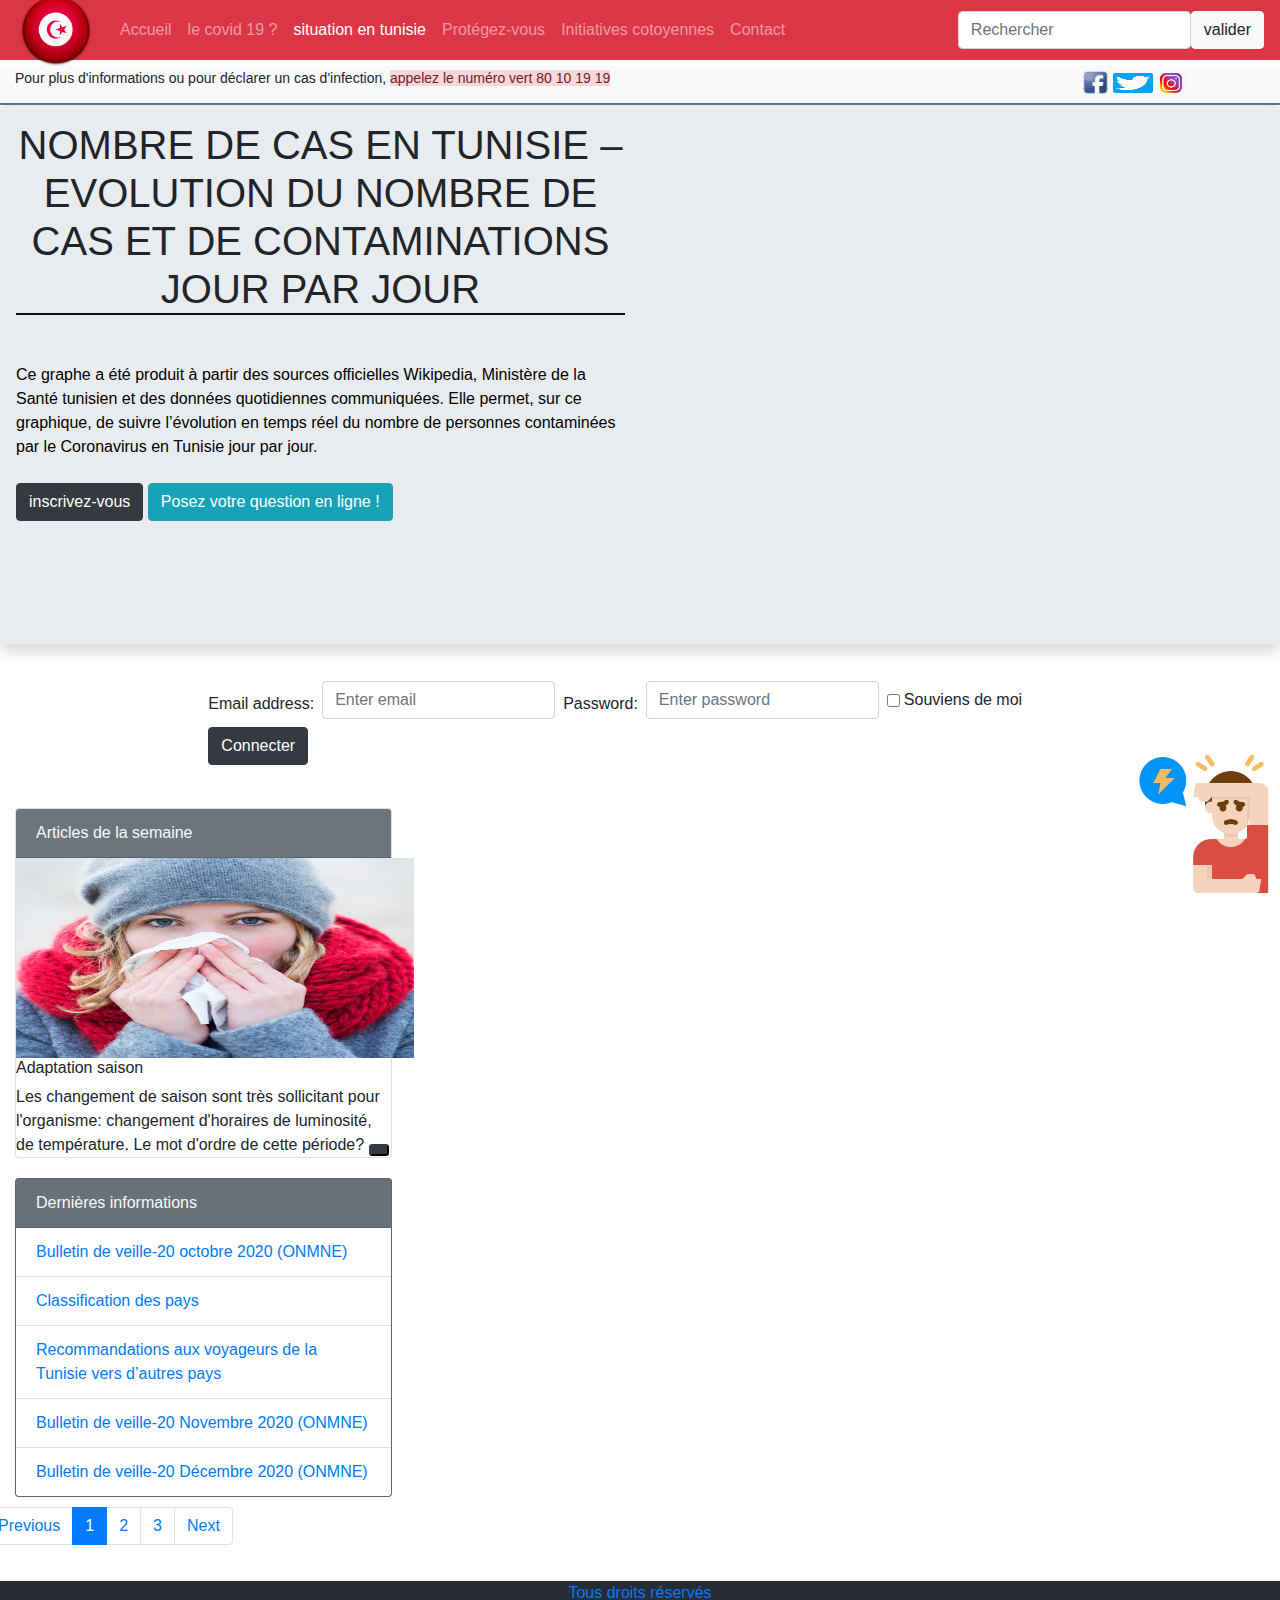
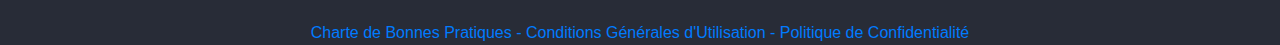
<file: galerie.html>
<!DOCTYPE html>
<html>
<head>
	  <title>Situation en Tunisie</title>
	  <meta charset="utf-8">
	   <meta name="viewport" content="width=device-width, initial-scale=1">
  <link rel="stylesheet" href="https://maxcdn.bootstrapcdn.com/bootstrap/4.5.2/css/bootstrap.min.css">
  <link rel="stylesheet" href="https://use.fontawesome.com/releases/v5.7.0/css/all.css" integrity="sha384-lZN37f5QGtY3VHgisS14W3ExzMWZxybE1SJSEsQp9S+oqd12jhcu+A56Ebc1zFSJ" crossorigin="anonymous">
  <script src="https://ajax.googleapis.com/ajax/libs/jquery/3.5.1/jquery.min.js"></script>
  <script src="https://cdnjs.16.0/umd/popper.min.js"></script>
  <script src="https://maxcdn.bootstrapcdn.com/bootstrap/4.5.2/js/bootstrap.min.js"></script>

      <script src="https://maxcdn.bootstrapcdn.com/bootstrap/3.4.0/js/bootstrap.min.js"></script>

	  <link rel="stylesheet" type="text/css" href="style.css">
	  
</head>

<body>

		<header class="container-fluid ">
		<div class="container-fluid">
		<nav class="navbar navbar-expand-md b-dark navbar-dark fixed-top" style="height: 60px;background-color: #dc3545">
	  <a class="navbar-brand" href="#"><img src="img/logo2.png" class="rounded-circle" height="80px"  width="80px"></a>
	  <button class="navbar-toggler" type="button" data-toggle="collapse" data-target="#collapsibleNav">
	    <span class="navbar-toggler-icon"></span>
	  </button>
	  <div class="collapse navbar-collapse" id="collapsibleNav">
	    <ul class="navbar-nav">
	      <li class="nav-item">
	        <a class="nav-link" href="#">Accueil</a>
	      </li>
	      <li class="nav-item">
	        <a class="nav-link" href="lecovid19.html">le covid 19 ?</a>
	      </li>
	      <li class="nav-item">
	        <a class="nav-link active" href="#">situation en tunisie</a>
	      </li>    
	      <li class="nav-item">
	        <a class="nav-link" href="protege.html">Protégez-vous</a>
	      </li>   
	      <li class="nav-item">
	        <a class="nav-link" href="#">Initiatives cotoyennes</a>
	      </li>   
	      <li class="nav-item">
	        <a class="nav-link" href="contact.html">Contact</a>
	      </li>   
	    </ul>
	  </div>  

				  <form class="form-inline" action="/action_page.php">
				    <input class="form-control " type="text" placeholder="Rechercher">
				    <button class="btn btn-light" type="submit">valider</button>
			     </form> 

	</nav>
	</div>

	<div id="menubar" class="row">
			<p class="col-10">Pour plus d'informations ou pour déclarer un cas d'infection, <span class="alert-danger">appelez le numéro vert  80 10 19 19 </span><em class="fas fa-phone"></em> </p>	
			<div class="col-2">
			<a href="#"><img src="img/fb.jpg" height="25px" width="27px"></a>
			<a href="#"><img src="img/twit.png" height="20px" width="40px"></a>
			<a href="#"><img src="img/inst.jpg" height="20px" width="30px"></a>
			</div>
		</div>

		</header>

		<div>
			<section class="jumbotron shadow p-3  rounded">
					<article class="row " >
						<div class="col-6 ">
						<h1 class="mb-5 text-center">NOMBRE DE CAS EN TUNISIE – EVOLUTION DU NOMBRE DE CAS ET DE CONTAMINATIONS JOUR PAR JOUR</h1>

						<p>Ce graphe a été produit à partir des sources officielles Wikipedia, Ministère de la Santé tunisien et des données quotidiennes communiquées. Elle permet, sur ce graphique, de suivre l’évolution en temps réel du nombre de personnes contaminées par le Coronavirus en Tunisie jour par jour.</p>

						<div class="mt-4">
						<button class="btn btn-dark ">inscrivez-vous <span class="fas fa-pencil-alt	"></span></button>
						<button class="btn btn-info ">Posez votre question en ligne ! <span class="fas fa-tasks"></span></button>
							
						</div>
					
						</div>
						<div class="col-6 " >
							<iframe src="https://e.infogram.com/656bc240-6b60-44c3-85ce-f3d336edc265?src=embed" title="Coronavirus Tunisie - Graphique d&amp;amp;#39;évolution journalier" width="100%"  height="500" scrolling="no" frameborder="0" style="border:none;" allowfullscreen="allowfullscreen"></iframe>
						</div>
					</article>
					
			</section>
			<section>
				<div class="row">
					<div id="log" class="col-8 offset-2" style="padding: 5px">

						<form class="form-inline" action="/action_page.php">
						  <label for="email" class="mr-sm-2"><span class="group"></span>Email address:</label>
						  <input type="email" class="form-control mb-2 mr-sm-2" placeholder="Enter email" id="email">
						  <label for="pwd" class="mr-sm-2">Password:</label>
						  <input type="password" class="form-control mb-2 mr-sm-2" placeholder="Enter password" id="pwd">
						  <div class="form-check mb-2 mr-sm-2">
						    <label class="form-check-label">
						      <input class="form-check-input" type="checkbox"> Souviens de moi
						    </label>
						  </div>
						  <button type="submit" class="btn btn-dark mb-2">Connecter</button>
						</form>
						
					</div>
				</div>
			</section>

			<section class="row">
					<div class="col-4">
							<aside >
								<div class="card  ">
								<div class="card-header bg-secondary text-light fa fa-star">
								Articles de la semaine
							</div>

								<img src="img/side1.jpeg" height="200px" width="398px">
								<h6>Adaptation saison</h6>
								<p class="card-text ">

									Les changement de saison sont très sollicitant pour l'organisme: changement d'horaires de luminosité, de température. Le mot d'ordre de cette période? 
									<button class="btn-sm btn-dark "><small class="fa fa-plus"></small></button>
								</p>
	      							</div>
							</aside>

							<aside >
      							<div class="card bg-secondary " >
								  <div class="card-header text-light fas fa-book-open	 ">
								   
								    Dernières informations
								  </div>
								  <ul class="list-group  list-group-flush">
								    <li class="list-group-item"><a href="">Bulletin de veille-20 octobre 2020 (ONMNE)</a></li>
								    <li class="list-group-item"><a href="">Classification des pays</a> </li>
								    <li class="list-group-item"><a href="">Recommandations aux voyageurs de la Tunisie vers d’autres pays</a></li>
								    <li class="list-group-item"><a href="">Bulletin de veille-20 Novembre 2020 (ONMNE)</a></li>
								    <li class="list-group-item"><a href="">Bulletin de veille-20 Décembre 2020 (ONMNE)</a></li>
								  </ul>
								</div>
															
						</aside>
					</div>
				
				


					<div class="col-8">
							<div class="row">
								<iframe src="https://e.infogram.com/656bc240-6b60-44c3-85ce-f3d336edc265?src=embed" title="Coronavirus Tunisie - Graphique d&amp;amp;#39;évolution journalier" width="700" height="500" scrolling="no" frameborder="0" style="border:none;" allowfullscreen="allowfullscreen"></iframe>
							</div>
							
					</div>
									<div style="display: flex;justify-content: center;">
						
										<ul class="pagination">
										  <li class="page-item"><a class="page-link" href="#">Previous</a></li>
										  <li class="page-item active"><a class="page-link" href="#">1</a></li>
										  <li class="page-item"><a class="page-link" href="#">2</a></li>
										  <li class="page-item"><a class="page-link" href="#">3</a></li>
										  <li class="page-item"><a class="page-link" href="#">Next</a></li>
										</ul>
									</div>
			</section>

		</div>
				

				<div > <!-- test -->
					
					
					<a href=""  data-toggle="modal" data-target="#exampleModal">  <img src="img/test.png" style="position: fixed;bottom: 0px;right: 0px;  width: 150px;"></a>
				</div>


							<!-- Modal -->
							<div class="modal fade" id="exampleModal" tabindex="-1" role="dialog" aria-labelledby="exampleModalLabel" aria-hidden="true">
							  <div class="modal-dialog" role="document">
							    <div class="modal-content">
							      <div class="modal-header">
							        <h5 class="modal-title" id="exampleModalLabel">Voulez-Vous passer un test ?</h5>
							        <button type="button" class="close" data-dismiss="modal" aria-label="Close">
							          <span aria-hidden="true"></span>
							        </button>
							      </div>
							      <div class="modal-body">
							        			

													<form>
													  <div class="form-group">
													    <label for="exampleFormControlInput1">Email address</label>
													    <input type="email" class="form-control" id="exampleFormControlInput1" placeholder="name@example.com">
													  </div>
														
													  	<div class="alert alert-warning text-center">
														  <strong>Merci de cocher les bonnes réponses</strong> 
														</div>
													  <div class="form-group"> <!-- question 1 -->
													    <label for="exampleFormControlTextarea1">Maux de téte ?</label>
													    <div class="form-check form-check-inline">
															  <input class="form-check-input" type="radio" name="q1" id="inlineRadio1" value="option1">
															  <label class="form-check-label" for="inlineRadio1">oui</label>
															</div>
															<div class="form-check form-check-inline">
															  <input class="form-check-input" type="radio" name="q1" id="inlineRadio2" value="option2">
															  <label class="form-check-label" for="inlineRadio2">non</label>
															</div>
													  </div>
													  <div class="form-group"> <!-- question 2 -->
													    <label for="exampleFormControlTextarea1">Maux du gorge ou toux sèche ?</label>
													    <div class="form-check form-check-inline">
															  <input class="form-check-input" type="radio" name="q2" id="inlineRadio3" value="option3">
															  <label class="form-check-label" for="inlineRadio3">oui</label>
															</div>
															<div class="form-check form-check-inline">
															  <input class="form-check-input" type="radio" name="q2" id="inlineRadio4" value="option4">
															  <label class="form-check-label" for="inlineRadio4">non</label>
															</div>
													  </div>
													  <div class="form-group"> <!-- question 3 -->
													    <label for="exampleFormControlTextarea1">Fiévre ?</label>
													    <div class="form-check form-check-inline">
															  <input class="form-check-input" type="radio" name="q3" id="inlineRadio5" value="option5">
															  <label class="form-check-label" for="inlineRadio5">oui</label>
															</div>
															<div class="form-check form-check-inline">
															  <input class="form-check-input" type="radio" name="q3" id="inlineRadio6" value="option6">
															  <label class="form-check-label" for="inlineRadio6">non</label>
															</div>
													  </div>
													  <div class="form-group"> <!-- question 4 -->
													    <label for="exampleFormControlTextarea1">Difficultés respiratoires ?</label>
													    <div class="form-check form-check-inline">
															  <input class="form-check-input" type="radio" name="q4" id="inlineRadio7" value="option7">
															  <label class="form-check-label" for="inlineRadio7">oui</label>
															</div>
															<div class="form-check form-check-inline">
															  <input class="form-check-input" type="radio" name="q4" id="inlineRadio8" value="option8">
															  <label class="form-check-label" for="inlineRadio8">non</label>
															</div>
													  </div>


													</form>

													<div class="progress"> <!-- progressbar-->
												  <div class="progress-bar bg-success" style="width:40%">
												    Négative
												  </div>
												  <div class="progress-bar bg-warning" style="width:10%">
												    Peut-étre
												  </div>
												  <div class="progress-bar bg-danger" style="width:20%">
												    Positive
												  </div>
												</div><!-- progressbar-->

							      </div> <!-- modal-body-->
							      <div class="modal-footer">
							        <button type="button" class="btn btn-secondary" data-dismiss="modal">Close</button>
							        <button type="button" class="btn btn-primary">Save changes</button>
							      </div>
							    </div>
							  </div>
							</div>

		
		

		<footer class="text-center">
			<p><a href="#">Tous droits réservés</a></p>
			<a href="">Charte de Bonnes Pratiques - </a>
			<a href="">Conditions Générales d'Utilisation - </a>
			<a href="">Politique de Confidentialité</a>
		</footer>

		
</body>
</html>
</file>
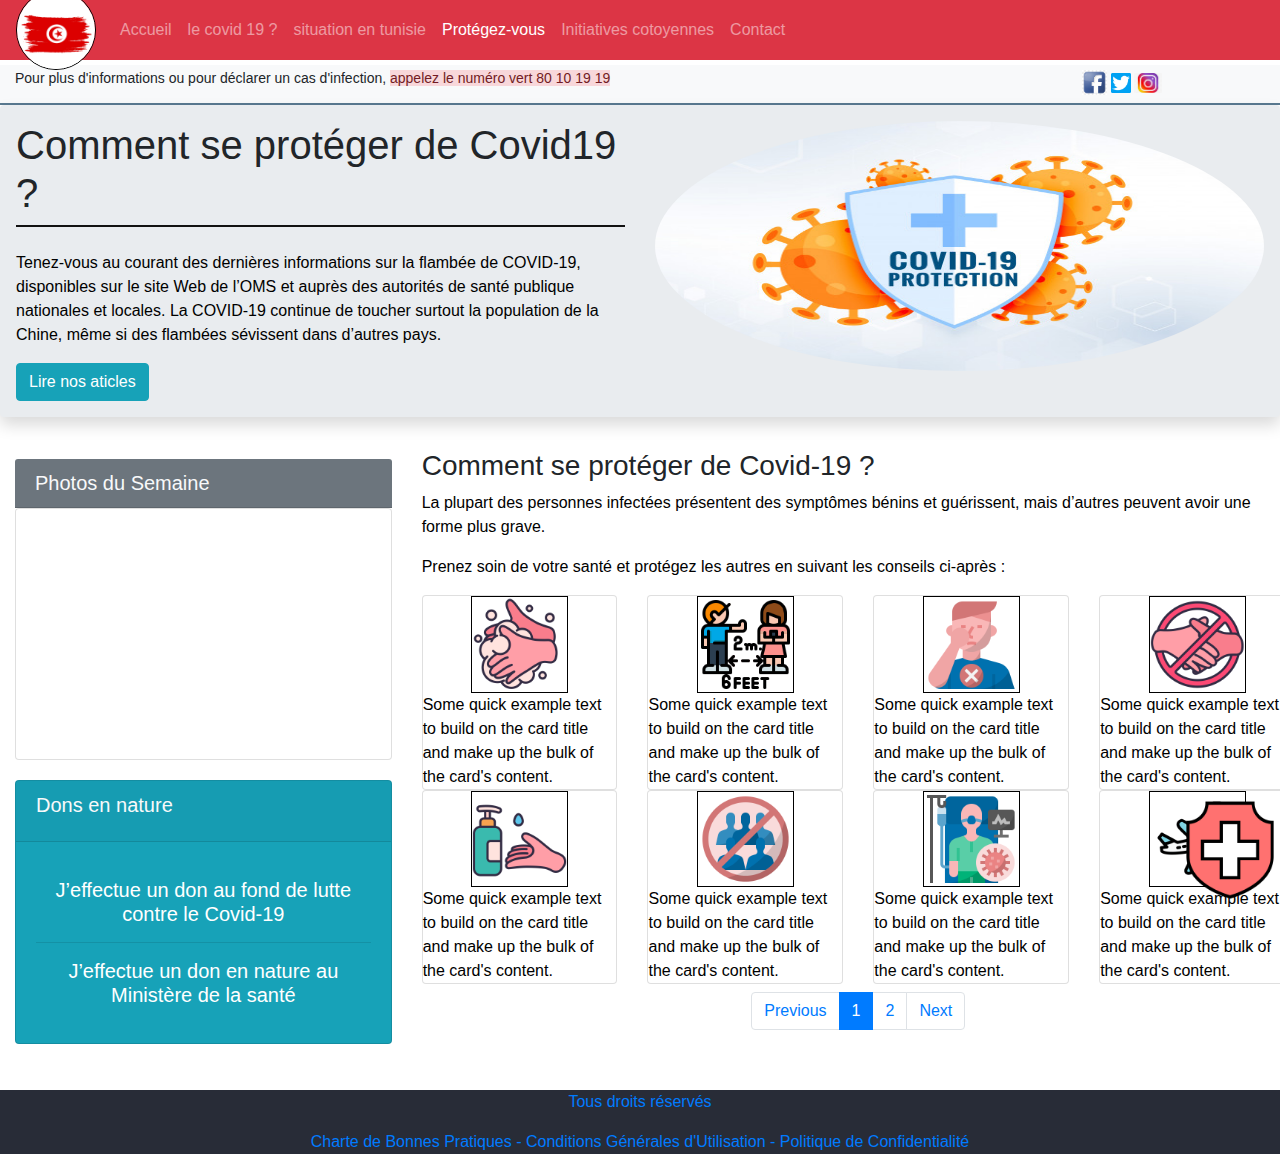
<file: protege.html>
<!DOCTYPE html>
<html>
<head>
	  <title>Protegez-vous</title>
	  <meta charset="utf-8">
	   <meta name="viewport" content="width=device-width, initial-scale=1">
  <link rel="stylesheet" href="https://maxcdn.bootstrapcdn.com/bootstrap/4.5.2/css/bootstrap.min.css">
  <link rel="stylesheet" href="https://use.fontawesome.com/releases/v5.7.0/css/all.css" integrity="sha384-lZN37f5QGtY3VHgisS14W3ExzMWZxybE1SJSEsQp9S+oqd12jhcu+A56Ebc1zFSJ" crossorigin="anonymous">
  <script src="https://ajax.googleapis.com/ajax/libs/jquery/3.5.1/jquery.min.js"></script>
  <script src="https://cdnjs.16.0/umd/popper.min.js"></script>
  <script src="https://maxcdn.bootstrapcdn.com/bootstrap/4.5.2/js/bootstrap.min.js"></script>

      <script src="https://maxcdn.bootstrapcdn.com/bootstrap/3.4.0/js/bootstrap.min.js"></script>

	  <link rel="stylesheet" type="text/css" href="style.css">
	  
</head>

<body>

		<header class="container-fluid ">
		<div class="container-fluid">
		<nav class="navbar navbar-expand-md b-dark navbar-dark fixed-top" style="height: 60px;background-color: #dc3545">
	  <a class="navbar-brand" href="#"><img style="border:1px solid #000" src="img/logo.png" class="rounded-circle" height="80px"  width="80px"></a>
	  <button class="navbar-toggler" type="button" data-toggle="collapse" data-target="#collapsibleNav">
	    <span class="navbar-toggler-icon"></span>
	  </button>
	  <div class="collapse navbar-collapse" id="collapsibleNav">
	    <ul class="navbar-nav">
	      <li class="nav-item">
	        <a class="nav-link" href="accueil.html">Accueil</a>
	      </li>
	      <li class="nav-item">
	        <a class="nav-link" href="lecovid19.html">le covid 19 ?</a>
	      </li>
	      <li class="nav-item">
	        <a class="nav-link" href="situation.html">situation en tunisie</a>
	      </li>    
	      <li class="nav-item">
	        <a class="nav-link active" href="protege.html">Protégez-vous</a>
	      </li>   
	      <li class="nav-item">
	        <a class="nav-link" href="#">Initiatives cotoyennes</a>
	      </li>   
	      <li class="nav-item">
	        <a class="nav-link" href="contact.html">Contact</a>
	      </li>   
	    </ul>
	  </div>  
	</nav>
	</div>

	<div id="menubar" class="row">
			<p class="col-10">Pour plus d'informations ou pour déclarer un cas d'infection, <span class="alert-danger">appelez le numéro vert  80 10 19 19</span> <em class="fas fa-phone"></em> </p>	
			<div class="col-2">
			<a href="#"><img src="img/fb.jpg" height="25px"> </a>
			<a href="#"><img src="img/twit.png" height="20px" ></a>
			<a href="#"><img src="img/inst.jpg" height="20px" ></a>
			</div>
		</div>

		</header>

		<div>
			<section class="jumbotron shadow p-3  rounded">
					<article class="row " >
						<div class="col-6 ">
						<h1 class="mb-4 pb-2">Comment se protéger de Covid19 ?</h1>
						<p>Tenez-vous au courant des dernières informations sur la flambée de COVID-19, disponibles sur le site Web de l’OMS et auprès des autorités de santé publique nationales et locales. La COVID-19 continue de toucher surtout la population de la Chine, même si des flambées sévissent dans d’autres pays.</p>
						<button class="btn btn-info ">Lire nos aticles <span class="fas fa-arrow-alt-circle-right	"></span> </button>
						</div>
						<img class="col-6 rounded-circle img-fluid " id="imgtete" src="img/protection/protection.jpg" />
					</article>
					
			</section>

			<section class="row">
					<div class="col-4">
							
										<aside>  <!-- carroussel slide -->
											<h5 class="card-header bg-secondary text-light"><i class="fab fa-youtube"></i>Photos du Semaine </h5>
											<div class="card">
<iframe  height="250" src="https://www.youtube.com/embed/47QTgtepa0o" frameborder="0" allow="accelerometer; autoplay; clipboard-write; encrypted-media; gyroscope; picture-in-picture" allowfullscreen></iframe>
											</div>
						</aside>

						<aside class="">
      							<div  class="card mb-3 bg-info" style="width:100%;">
								  <div class="card-header text-light"> <h5 class="card-title"><span class="fas fa-hand-holding-heart"></span>Dons en nature</h5></div>
								  <div class="card-body text-white">
								    <h5 class="card-title"></h5>
								    <p class="card-text ">

												<h5 class="text-center">J’effectue un don au fond
												de lutte contre le Covid-19</h5>
												<hr>
											<h5 class="text-center">	J’effectue un don en nature
												au Ministère de la santé</h5>


								    </p>
								  </div>
								</div>
															
						</aside>


					</div>
				
				


					<div class="col-8">
					<div class="row">
						<article>
						<h3>Comment se protéger de Covid-19 ? </h3>
						<p>La plupart des personnes infectées présentent des symptômes bénins et guérissent, mais d’autres peuvent avoir une forme plus grave.</p>
						<p>Prenez soin de votre santé et protégez les autres en suivant les conseils ci-après :</p>



								<div class="row">
								<div class="col-3">
								<div class="card center " style="width: auto;">
								  <img style="display: block;margin-left: auto;margin-right: auto;border: 1px groove #000" width="50%" height="50%" class="cad-img-top img-fluid" src="img/protection/1.png" alt="Card image cap">
								    <p class="card-text" style="">Some quick example text to build on the card title and make up the bulk of the card's content.</p>

								</div>
							</div>

								<div class="col-3">
								<div class="card" style="width:auto;">
								  <img style="border: 1px solid #000;display: block;margin-left: auto;margin-right: auto;" width="50%" height="50%" class="cad-img-top img-fluid" src="img/protection/3.png" alt="Card image cap">
								  
								    <p class="card-text">Some quick example text to build on the card title and make up the bulk of the card's content.</p>
								  
								</div></div>

								<div class="col-3">
								<div class="card" style="width: auto;">
								  <img style="border: 1px solid #000;display: block;margin-left: auto;margin-right: auto;" width="50%" height="50%" class="cad-img-top img-fluid" src="img/protection/4.png" alt="Card image cap">
								  
								    <p class="card-text">Some quick example text to build on the card title and make up the bulk of the card's content.</p>
								  
								</div></div>

								<div class="col-3">
								<div class="card" style="width: auto;">
								  <img style="border: 1px solid   #000;display: block;margin-left: auto;margin-right: auto;" width="50%" height="50%" class="cad-img-top img-fluid"  src="img/protection/2.png" alt="Card image cap">
								  
								    <p class="card-text">Some quick example text to build on the card title and make up the bulk of the card's content.</p>
								  
								</div></div>

								<div class="col-3">
								<div class="card" style="width: auto;">
								  <img style="border: 1px solid   #000;display: block;margin-left: auto;margin-right: auto;" width="50%" height="50%" class="cad-img-top img-fluid" src="img/protection/5.png" alt="Card image cap">
								  
								    <p class="card-text">Some quick example text to build on the card title and make up the bulk of the card's content.</p>
								  
								</div></div>


								<div class="col-3">
								<div class="card" style="width: auto;">
								  <img style="border: 1px solid   #000;display: block;margin-left: auto;margin-right: auto;" width="50%" height="50%" class="cad-img-top img-fluid" src="img/protection/9.png" alt="Card image cap">
								  
								    <p class="card-text">Some quick example text to build on the card title and make up the bulk of the card's content.</p>
								  
								</div></div>

								<div class="col-3">
								<div class="card" style="width: auto;">
								  <img style="border: 1px solid  #000;display: block;margin-left: auto;margin-right: auto;" width="50%" height="50%" class="cad-img-top img-fluid" src="img/protection/7.png" alt="Card image cap">
								  
								    <p class="card-text">Some quick example text to build on the card title and make up the bulk of the card's content.</p>
								  
								</div></div>

								<div class="col-3">
								<div class="card" style="width: auto;">
								  <img style="border: 1px solid  #000;display: block;margin-left: auto;margin-right: auto;" width="50%" height="50%" class="cad-img-top img-fluid" src="img/protection/8.png" alt="Card image cap">
								  
								    <p class="card-text">Some quick example text to build on the card title and make up the bulk of the card's content.</p>
								  
								</div></div>

									
					</div>


							<div style="display: flex;justify-content: center;">
								
								<ul class="pagination mt-2">
								  <li class="page-item"><a class="page-link" href="#">Previous</a></li>
								  <li class="page-item active"><a class="page-link" href="#">1</a></li>
								  <li class="page-item"><a class="page-link" href="#">2</a></li>
								  <li class="page-item"><a class="page-link" href="#">Next</a></li>
								</ul>
							</div>

						</div>


					</div>
					</article>
				</div>					


						
							
			</section>

		</div>

<div > <!-- test -->
					
					
					<a href=""  data-toggle="modal" data-target="#exampleModal">  <img class="img-rounded img-responsive" src="img/test2.png" style="position: fixed;bottom: 0px;right: 0px;  width: 100px;"></a>
				</div>


							<!-- Modal -->
							<div class="modal fade" id="exampleModal" tabindex="-1" role="dialog" aria-labelledby="exampleModalLabel" aria-hidden="true">
							  <div class="modal-dialog" role="document">
							    <div class="modal-content">
							      <div class="modal-header">
							        <h5 class="modal-title" id="exampleModalLabel">Voulez-Vous passer un test ?</h5>
							        <button type="button" class="close" data-dismiss="modal" aria-label="Close">
							          <span aria-hidden="true"></span>
							        </button>
							      </div>
							      <div class="modal-body">
							        			

													<form  id="f1">
													  <div class="form-group">
													    <label for="email">Email address</label>
													    <input type="text" class="form-control"  id="eml" placeholder="name@example.com" >
													    <p class="alert-warning" id="err" style="display: none"> Vous devez saisir un email valide </p>
													  </div>
														
													  	<div class="alert alert-warning text-center">
														  <strong>Merci de cocher les bonnes réponses</strong> 
														</div>
													  <div class="form-group"> <!-- question 1 -->
													    <label for="exampleFormControlTextarea1">Maux de téte ?</label>
													    <div class="form-check form-check-inline">
															  <input class="form-check-input" type="radio" name="q1" id="inlineRadio1" value="oui">
															  <label class="form-check-label" for="inlineRadio1">oui</label>
															</div>
															<div class="form-check form-check-inline">
															  <input class="form-check-input" type="radio" name="q1" id="inlineRadio2" value="non">
															  <label class="form-check-label" for="inlineRadio2">non</label>
															</div>
													  </div>
													  <div class="form-group"> <!-- question 2 -->
													    <label for="exampleFormControlTextarea1">Maux du gorge ou toux sèche ?</label>
													    <div class="form-check form-check-inline">
															  <input class="form-check-input" type="radio" name="q2" id="inlineRadio3" value="oui">
															  <label class="form-check-label" for="inlineRadio3">oui</label>
															</div>
															<div class="form-check form-check-inline">
															  <input class="form-check-input" type="radio" name="q2" id="inlineRadio4" value="non">
															  <label class="form-check-label" for="inlineRadio4">non</label>
															</div>
													  </div>
													  <div class="form-group"> <!-- question 3 -->
													    <label for="exampleFormControlTextarea1">Fiévre ?</label>
													    <div class="form-check form-check-inline">
															  <input class="form-check-input" type="radio" name="q3" id="inlineRadio5" value="oui">
															  <label class="form-check-label" for="inlineRadio5">oui</label>
															</div>
															<div class="form-check form-check-inline">
															  <input class="form-check-input" type="radio" name="q3" id="inlineRadio6" value="non">
															  <label class="form-check-label" for="inlineRadio6">non</label>
															</div>
													  </div>
													  <div class="form-group"> <!-- question 4 -->
													    <label for="exampleFormControlTextarea1">Difficultés respiratoires ?</label>
													    <div class="form-check form-check-inline">
															  <input class="form-check-input" type="radio" name="q4" id="inlineRadio7" value="oui">
															  <label class="form-check-label" for="inlineRadio7">oui</label>
															</div>
															<div class="form-check form-check-inline">
															  <input class="form-check-input" type="radio" name="q4" id="inlineRadio8" value="non">
															  <label class="form-check-label" for="inlineRadio8">non</label>
															</div>
													  </div>


													</form>

													<div class="progress"> <!-- progressbar-->
												  <div id="neg" class="progress-bar bg-success" aria-valuemax="100" style="width:0%">
												    Négative
												  </div>
												  <div id="petre" class="progress-bar bg-warning" aria-valuemax="100" style="width:100%">
												    Peut-étre
												  </div>
												  <div id="pstv" class="progress-bar bg-danger" aria-valuemax="100" style="width:0%">
												    Positive
												  </div>
												</div><!-- progressbar-->

												<span id="resultat" class="alert alert-warning" style="display: none"> Il est recommandé de consulter un médecin</span>

							      </div> <!-- modal-body-->
							      <div class="modal-footer">
							        <button type="reset"  class="btn btn-secondary" data-dismiss="modal">Quitter</button>
							        <button type="reset" id="init" class="btn btn-primary">refaire le test</button>
							      </div>
							    </div>
							  </div>
							</div>
				

		<footer class="text-center">
			<p><a href="#">Tous droits réservés</a></p>
			<a href="">Charte de Bonnes Pratiques - </a>
			<a href="">Conditions Générales d'Utilisation - </a>
			<a href="">Politique de Confidentialité</a>
		</footer>
</body>

<script>

					/*function isEmail(email) {
					  var regex = /^[a-zA-Z0-9._-]+@[a-zA-Z0-9.-]+\.[a-zA-Z]$/i;
					  if (regex.test(email)) {
					  	console.log("ismail");
					  } 
					  else
					  	console.log("non");
					}*/
				
			var m= $("#eml").val();
			var regex = /^[a-zA-Z0-9._-]+@[a-zA-Z0-9.-]+\.[a-zA-Z]{2,4}$/i;

				$(document).ready(function(){

					$("input[type='radio']").prop("disabled",true);

					$("#eml").keyup(function(){
						
						if (regex.test($("#eml").val())) {
					  	console.log("mail ok");
					  	$("input[name='q1']").prop("disabled",false);
					  	$("#err").css("display","none");

					  } 
					  else
					  	{console.log($("#eml").val());
					  		$("#err").css("display","block");

					  
					  	
					  }
					
				});
				
					

				});
				
				var reponse1 = null;
				var reponse2 = null;
				var reponse3 = null;
				var reponse4 = null;
					$("input[name='q1']").click(function() {
					    reponse1 = this.value;
					    //$(this).prop("disabled", true);
					    $("input[name='q1']").prop("disabled", true);
					    $("input[name='q2']").prop("disabled", false);


					    if (reponse1=='oui'){
					    		$("#neg").css('width','0%');
					    		$("#petre").css('width','+=500');
					    		$("#pstv").css('width','+=500');
					    			console.log("positive= "+$("#pstv").css("width"));
					    console.log("negative= "+$("#neg").css("width"));

					    }
					    else if (reponse1=='non') {
					    		$("#neg").css('width','+=500');
					    	//	$("#petre").css('width','-=100');
					    		$("#pstv").css('width','0%'); 

					    		console.log("positive= "+$("#pstv").css("width"));
					    console.log("negative= "+$("#neg").css("width"));
					    	}

					});

					$("input[name='q2']").click(function() {
					    reponse2 = this.value;
					    $("input[name='q2']").prop("disabled", true);
					    $("input[name='q3']").prop("disabled", false);
					    if (reponse2=='oui' && reponse1=='oui'){

					    		$("#neg").css('width','0');
					    		$("#petre").css('width','+=0');
					    		$("#pstv").css('width','+=100');
					    		
					    		console.log("positive= "+$("#pstv").css("width"));
					    console.log("negative= "+$("#neg").css("width"));
					    

					    }
					    else if (reponse2=='non' && reponse1=='oui') {
					    		$("#neg").css('width','+=100');
					    		$("#petre").css('width','-=100');
					    		$("#pstv").css('width','+=0');

					    		console.log("positive= "+$("#pstv").css("width"));
					    console.log("negative= "+$("#neg").css("width"));
					    	
					    }

					    else if (reponse2=='oui' && reponse1=='non'){
					    		$("#neg").css('width','+=100');
					    		$("#petre").css('width','-=000');
					    		$("#pstv").css('width','+=100');

					    		console.log("positive= "+$("#pstv").css("width"));
					    console.log("negative= "+$("#neg").css("width"));

					    }

					});
					
					$("input[name='q3']").click(function() {
					    reponse3 = this.value;
					     $("input[name='q3']").prop("disabled", true);
					    $("input[name='q4']").prop("disabled", false);
					    
					    if (reponse3=='oui'){

					    		$("#neg").css('width','+=0');
					    		$("#petre").css('width','-=100');
					    		$("#pstv").css('width','+=100');
console.log("positive= "+$("#pstv").css("width"));
					    console.log("negative= "+$("#neg").css("width"));
					    		

					    }
					    else if (reponse3=='non') {
					    		$("#neg").css('width','+=100');
					    		$("#petre").css('width','-=0');
					    		$("#pstv").css('width','-=100');

console.log("positive= "+$("#pstv").css("width"));
					    console.log("negative= "+$("#neg").css("width"));
					    }


					});


					$("input[name='q4']").click(function() {
					    reponse4 = this.value;
					     $("input[name='q4']").prop("disabled", true);
					    
					    console.log("positive= "+$("#pstv").css("width"));
					    console.log("negative= "+$("#neg").css("width"));
					    
					    if (reponse4=='oui'){

					    		$("#neg").css('width','-=100');
					    		$("#petre").css('width','-=0');
					    		$("#pstv").css('width','+=100');

					    		console.log("positive= "+$("#pstv").css("width"));
					    console.log("negative= "+$("#neg").css("width"));

					    }
					    else if (reponse4=='non') {
					    		$("#neg").css('width','+=100');
					    		$("#petre").css('width','+=100');
					    		$("#pstv").css('width','-=100');

					    		console.log("positive= "+$("#pstv").css("width"));
					    console.log("negative= "+$("#neg").css("width"));


					    }
						if ($("#pstv").css("width") > $("#neg").css("width") )
					 {
					 	$("#resultat").css("display","block");
					 }

					});

					 $("#init").click(function () {
					 	$("#eml").val("");
					 	$("input[type=radio]").prop("disabled", true);
					 	$("input[type=radio]").prop("checked", false);
					 	$("#resultat").css("display","none");

					 	$("#neg").css('width','0%');
					    $("#petre").css('width','100%');
					    $("#pstv").css('width','0');
					 })
					 
					 

			
					

					

					

</script>
</html>
</file>
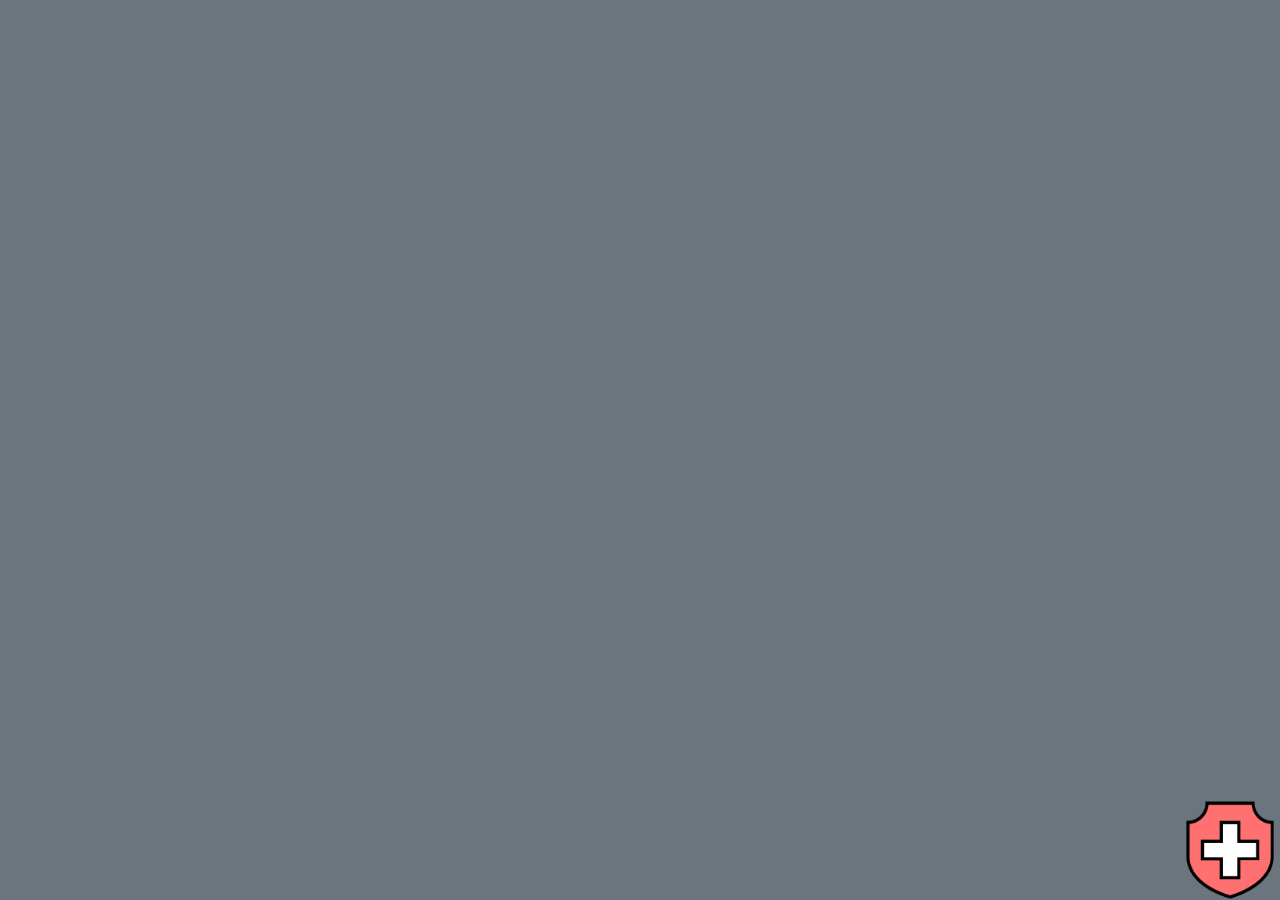
<file: test.html>
<!DOCTYPE html>
<html>
<head>
	  <title>test</title>
	  <meta charset="utf-8">
	   <meta name="viewport" content="width=device-width, initial-scale=1">
  <link rel="stylesheet" href="https://maxcdn.bootstrapcdn.com/bootstrap/4.5.2/css/bootstrap.min.css">
  <link rel="stylesheet" href="https://use.fontawesome.com/releases/v5.7.0/css/all.css" integrity="sha384-lZN37f5QGtY3VHgisS14W3ExzMWZxybE1SJSEsQp9S+oqd12jhcu+A56Ebc1zFSJ" crossorigin="anonymous">
  <script src="https://ajax.googleapis.com/ajax/libs/jquery/3.5.1/jquery.min.js"></script>
  
  <script src="https://maxcdn.bootstrapcdn.com/bootstrap/4.5.2/js/bootstrap.min.js"></script>

      <script src="https://maxcdn.bootstrapcdn.com/bootstrap/3.4.0/js/bootstrap.min.js"></script>

	  <link rel="stylesheet" type="text/css" href="style.css">
	  
</head>

<body class="bg-secondary">


<div > <!-- test -->
					
					
					<a href=""  data-toggle="modal" data-target="#exampleModal">  <img class="img-rounded img-responsive" src="img/test2.png" style="position: fixed;bottom: 0px;right: 0px;  width: 100px;"></a>
				</div>


							<!-- Modal -->
							<div class="modal fade" id="exampleModal" tabindex="-1" role="dialog" aria-labelledby="exampleModalLabel" aria-hidden="true">
							  <div class="modal-dialog" role="document">
							    <div class="modal-content">
							      <div class="modal-header">
							        <h5 class="modal-title" id="exampleModalLabel">Voulez-Vous passer un test ?</h5>
							        <button type="button" class="close" data-dismiss="modal" aria-label="Close">
							          <span aria-hidden="true"></span>
							        </button>
							      </div>
							      <div class="modal-body">
							        			

													<form  id="f1">
													  <div class="form-group">
													    <label for="email">Email address</label>
													    <input type="text" class="form-control"  id="eml" placeholder="name@example.com" >
													    <p class="alert-warning" id="err" style="display: none"> Vous devez saisir un email valide </p>
													  </div>
														
													  	<div class="alert alert-warning text-center">
														  <strong>Merci de cocher les bonnes réponses</strong> 
														</div>
													  <div class="form-group"> <!-- question 1 -->
													    <label for="exampleFormControlTextarea1">Maux de téte ?</label>
													    <div class="form-check form-check-inline">
															  <input class="form-check-input" type="radio" name="q1" id="inlineRadio1" value="oui">
															  <label class="form-check-label" for="inlineRadio1">oui</label>
															</div>
															<div class="form-check form-check-inline">
															  <input class="form-check-input" type="radio" name="q1" id="inlineRadio2" value="non">
															  <label class="form-check-label" for="inlineRadio2">non</label>
															</div>
													  </div>
													  <div class="form-group"> <!-- question 2 -->
													    <label for="exampleFormControlTextarea1">Maux du gorge ou toux sèche ?</label>
													    <div class="form-check form-check-inline">
															  <input class="form-check-input" type="radio" name="q2" id="inlineRadio3" value="oui">
															  <label class="form-check-label" for="inlineRadio3">oui</label>
															</div>
															<div class="form-check form-check-inline">
															  <input class="form-check-input" type="radio" name="q2" id="inlineRadio4" value="non">
															  <label class="form-check-label" for="inlineRadio4">non</label>
															</div>
													  </div>
													  <div class="form-group"> <!-- question 3 -->
													    <label for="exampleFormControlTextarea1">Fiévre ?</label>
													    <div class="form-check form-check-inline">
															  <input class="form-check-input" type="radio" name="q3" id="inlineRadio5" value="oui">
															  <label class="form-check-label" for="inlineRadio5">oui</label>
															</div>
															<div class="form-check form-check-inline">
															  <input class="form-check-input" type="radio" name="q3" id="inlineRadio6" value="non">
															  <label class="form-check-label" for="inlineRadio6">non</label>
															</div>
													  </div>
													  <div class="form-group"> <!-- question 4 -->
													    <label for="exampleFormControlTextarea1">Difficultés respiratoires ?</label>
													    <div class="form-check form-check-inline">
															  <input class="form-check-input" type="radio" name="q4" id="inlineRadio7" value="oui">
															  <label class="form-check-label" for="inlineRadio7">oui</label>
															</div>
															<div class="form-check form-check-inline">
															  <input class="form-check-input" type="radio" name="q4" id="inlineRadio8" value="non">
															  <label class="form-check-label" for="inlineRadio8">non</label>
															</div>
													  </div>


													</form>

													<div class="progress"> <!-- progressbar-->
												  <div id="neg" class="progress-bar bg-success" aria-valuemax="100" style="width:0%">
												    Négative
												  </div>
												  <div id="petre" class="progress-bar bg-warning" aria-valuemax="100" style="width:100%">
												    Peut-étre
												  </div>
												  <div id="pstv" class="progress-bar bg-danger" aria-valuemax="100" style="width:0%">
												    Positive
												  </div>
												</div><!-- progressbar-->

												<span id="resultat" class="alert alert-warning" style="display: none"> Il est recommandé de consulter un médecin</span>

							      </div> <!-- modal-body-->
							      <div class="modal-footer">
							        <button type="reset"  class="btn btn-secondary" data-dismiss="modal">Quitter</button>
							        <button type="reset" id="init" class="btn btn-primary">refaire le test</button>
							      </div>
							    </div>
							  </div>
							</div>

</body>


<script>

					/*function isEmail(email) {
					  var regex = /^[a-zA-Z0-9._-]+@[a-zA-Z0-9.-]+\.[a-zA-Z]$/i;
					  if (regex.test(email)) {
					  	console.log("ismail");
					  } 
					  else
					  	console.log("non");
					}*/
				
			var m= $("#eml").val();
			var regex = /^[a-zA-Z0-9._-]+@[a-zA-Z0-9.-]+\.[a-zA-Z]{2,4}$/i;

				$(document).ready(function(){

					$("input[type='radio']").prop("disabled",true);

					$("#eml").keyup(function(){
						
						if (regex.test($("#eml").val())) {
					  	console.log("mail ok");
					  	$("input[name='q1']").prop("disabled",false);
					  	$("#err").css("display","none");

					  } 
					  else
					  	{console.log($("#eml").val());
					  		$("#err").css("display","block");

					  
					  	
					  }
					
				});
				
					

				});
				
				var reponse1 = null;
				var reponse2 = null;
				var reponse3 = null;
				var reponse4 = null;
					$("input[name='q1']").click(function() {
					    reponse1 = this.value;
					    //$(this).prop("disabled", true);
					    $("input[name='q1']").prop("disabled", true);
					    $("input[name='q2']").prop("disabled", false);


					    if (reponse1=='oui'){
					    		$("#neg").css('width','0%');
					    		$("#petre").css('width','+=500');
					    		$("#pstv").css('width','+=500');
					    			console.log("positive= "+$("#pstv").css("width"));
					    console.log("negative= "+$("#neg").css("width"));

					    }
					    else if (reponse1=='non') {
					    		$("#neg").css('width','+=500');
					    	//	$("#petre").css('width','-=100');
					    		$("#pstv").css('width','0%'); 

					    		console.log("positive= "+$("#pstv").css("width"));
					    console.log("negative= "+$("#neg").css("width"));
					    	}

					});

					$("input[name='q2']").click(function() {
					    reponse2 = this.value;
					    $("input[name='q2']").prop("disabled", true);
					    $("input[name='q3']").prop("disabled", false);
					    if (reponse2=='oui' && reponse1=='oui'){

					    		$("#neg").css('width','0');
					    		$("#petre").css('width','+=0');
					    		$("#pstv").css('width','+=100');
					    		
					    		console.log("positive= "+$("#pstv").css("width"));
					    console.log("negative= "+$("#neg").css("width"));
					    

					    }
					    else if (reponse2=='non' && reponse1=='oui') {
					    		$("#neg").css('width','+=100');
					    		$("#petre").css('width','-=100');
					    		$("#pstv").css('width','+=0');

					    		console.log("positive= "+$("#pstv").css("width"));
					    console.log("negative= "+$("#neg").css("width"));
					    	
					    }

					    else if (reponse2=='oui' && reponse1=='non'){
					    		$("#neg").css('width','+=100');
					    		$("#petre").css('width','-=000');
					    		$("#pstv").css('width','+=100');

					    		console.log("positive= "+$("#pstv").css("width"));
					    console.log("negative= "+$("#neg").css("width"));

					    }

					});
					
					$("input[name='q3']").click(function() {
					    reponse3 = this.value;
					     $("input[name='q3']").prop("disabled", true);
					    $("input[name='q4']").prop("disabled", false);
					    
					    if (reponse3=='oui'){

					    		$("#neg").css('width','+=0');
					    		$("#petre").css('width','-=100');
					    		$("#pstv").css('width','+=100');
console.log("positive= "+$("#pstv").css("width"));
					    console.log("negative= "+$("#neg").css("width"));
					    		

					    }
					    else if (reponse3=='non') {
					    		$("#neg").css('width','+=100');
					    		$("#petre").css('width','-=0');
					    		$("#pstv").css('width','-=100');

console.log("positive= "+$("#pstv").css("width"));
					    console.log("negative= "+$("#neg").css("width"));
					    }


					});


					$("input[name='q4']").click(function() {
					    reponse4 = this.value;
					     $("input[name='q4']").prop("disabled", true);
					    
					    console.log("positive= "+$("#pstv").css("width"));
					    console.log("negative= "+$("#neg").css("width"));
					    
					    if (reponse4=='oui'){

					    		$("#neg").css('width','-=100');
					    		$("#petre").css('width','-=0');
					    		$("#pstv").css('width','+=100');

					    		console.log("positive= "+$("#pstv").css("width"));
					    console.log("negative= "+$("#neg").css("width"));

					    }
					    else if (reponse4=='non') {
					    		$("#neg").css('width','+=100');
					    		$("#petre").css('width','+=100');
					    		$("#pstv").css('width','-=100');

					    		console.log("positive= "+$("#pstv").css("width"));
					    console.log("negative= "+$("#neg").css("width"));


					    }
						if ($("#pstv").css("width") > $("#neg").css("width") )
					 {
					 	$("#resultat").css("display","block");
					 }

					});

					 $("#init").click(function () {
					 	$("#eml").val("");
					 	$("input[type=radio]").prop("disabled", true);
					 	$("input[type=radio]").prop("checked", false);
					 	$("#resultat").css("display","none");

					 	$("#neg").css('width','0%');
					    $("#petre").css('width','100%');
					    $("#pstv").css('width','0');
					 })
					 
					 

			
					

					

					

</script>




</html>
</file>
<file: style.css>
h1
{
	border-bottom: 2px solid #111;
}

header
	{
		background-color: #282c37;
		width:100%;
		height: 40px;
		/*margin-bottom: 10px;*/
		

	}

#bloc 
 	{	
 		background-color: #566270;
 		width:100%;
		height: 500px;
	}

aside
	{
		/*background-color: #282c37;
		height: 320px;
		color: #fff;*/
		padding:10px;
		margin: 0 5px;

	}

article
	{
		/*background-color: #CADBE9;*/
		width: auto;}

article p {
	color: black;
}		

#menubar
{
	height: 40px;
	background-color: #f8f9fa;
	margin-top: 65px;
	border-bottom: 2px outset #8EC0E4;
	padding-top: 5px;
	font: 14px Arial, sans-serif		;
}
		
.artc
{
    background-color: #f8f9fa ;
	height: auto;
    padding: 10px;
	/*border-left: 2px;
    border-left-color: #343a40;
    border-left-style: solid;*/

}



footer
	{
		background-color: #282c37;
		width: 100%;
		height: 100%;
	}

section
{
	margin-bottom: 20px;
}

#imgtete
 {
 	width:400px;
 	height:250px;
 	
 }
</file>
